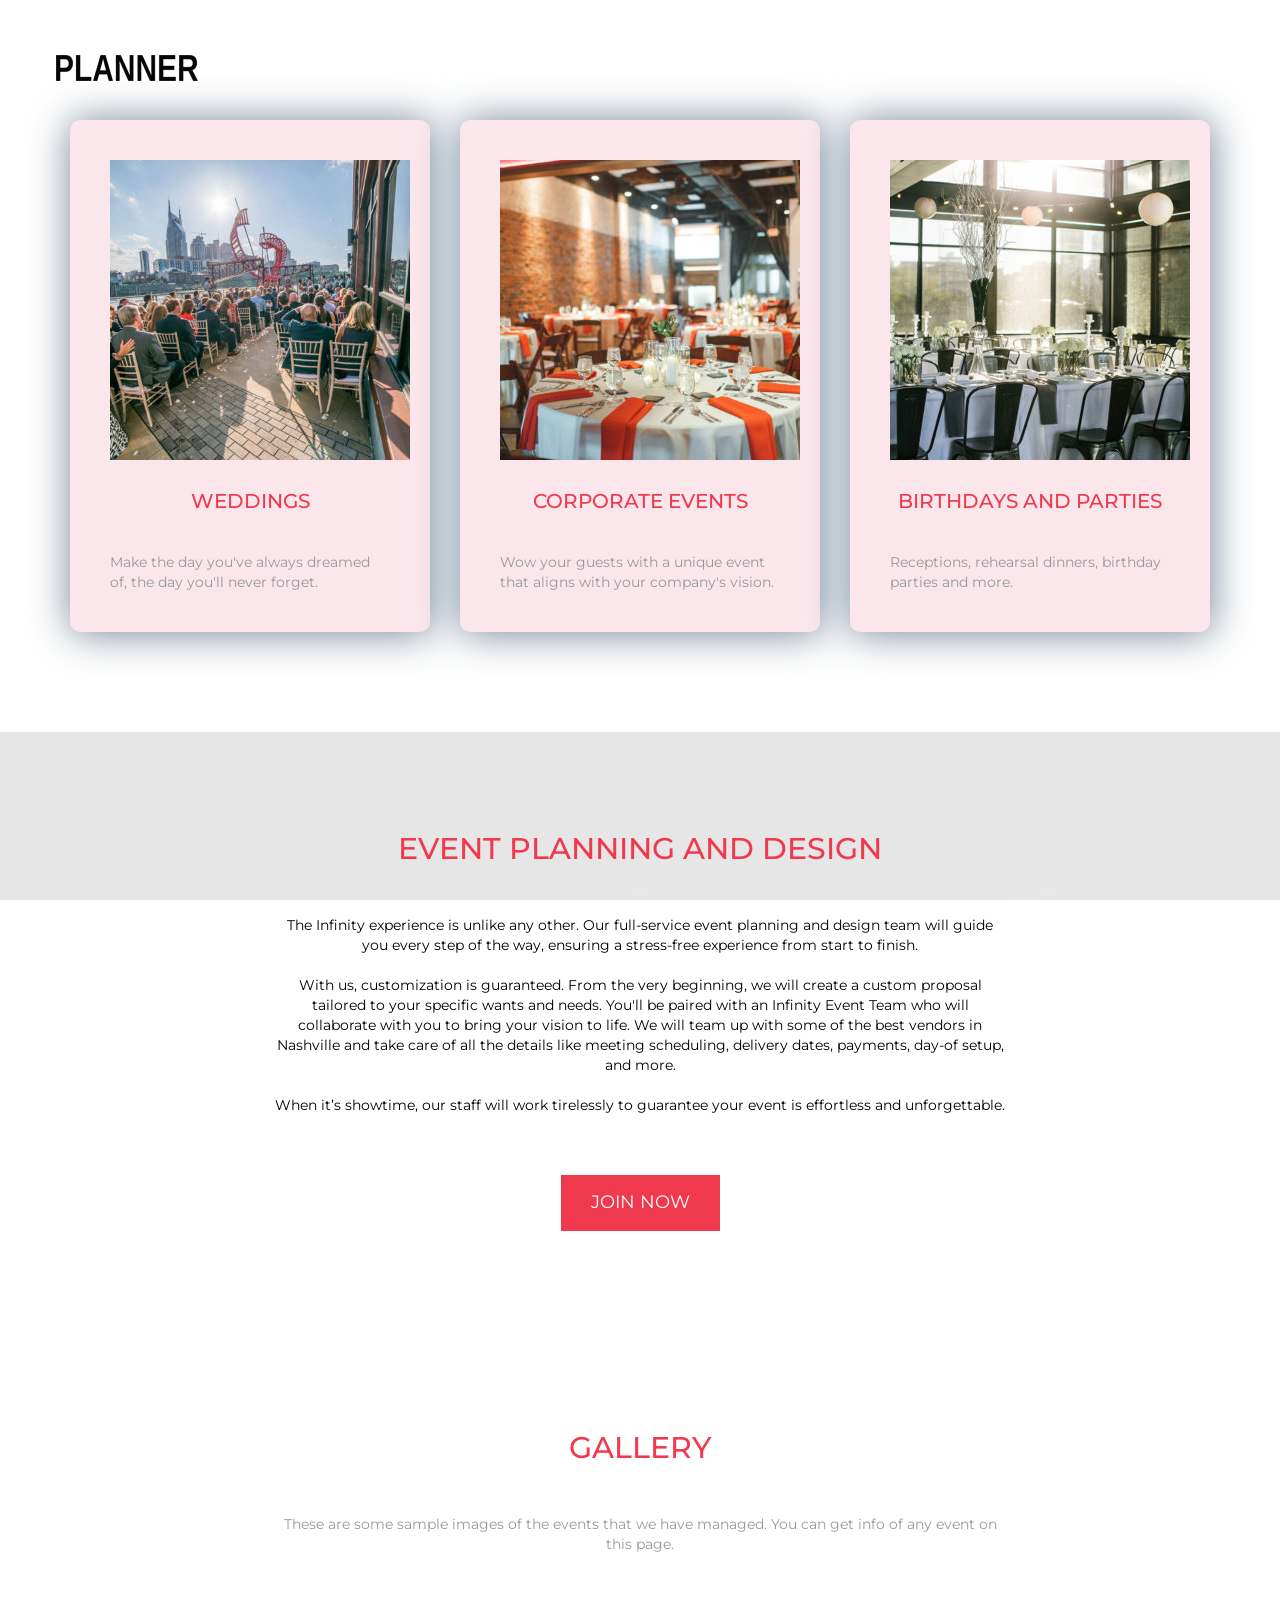
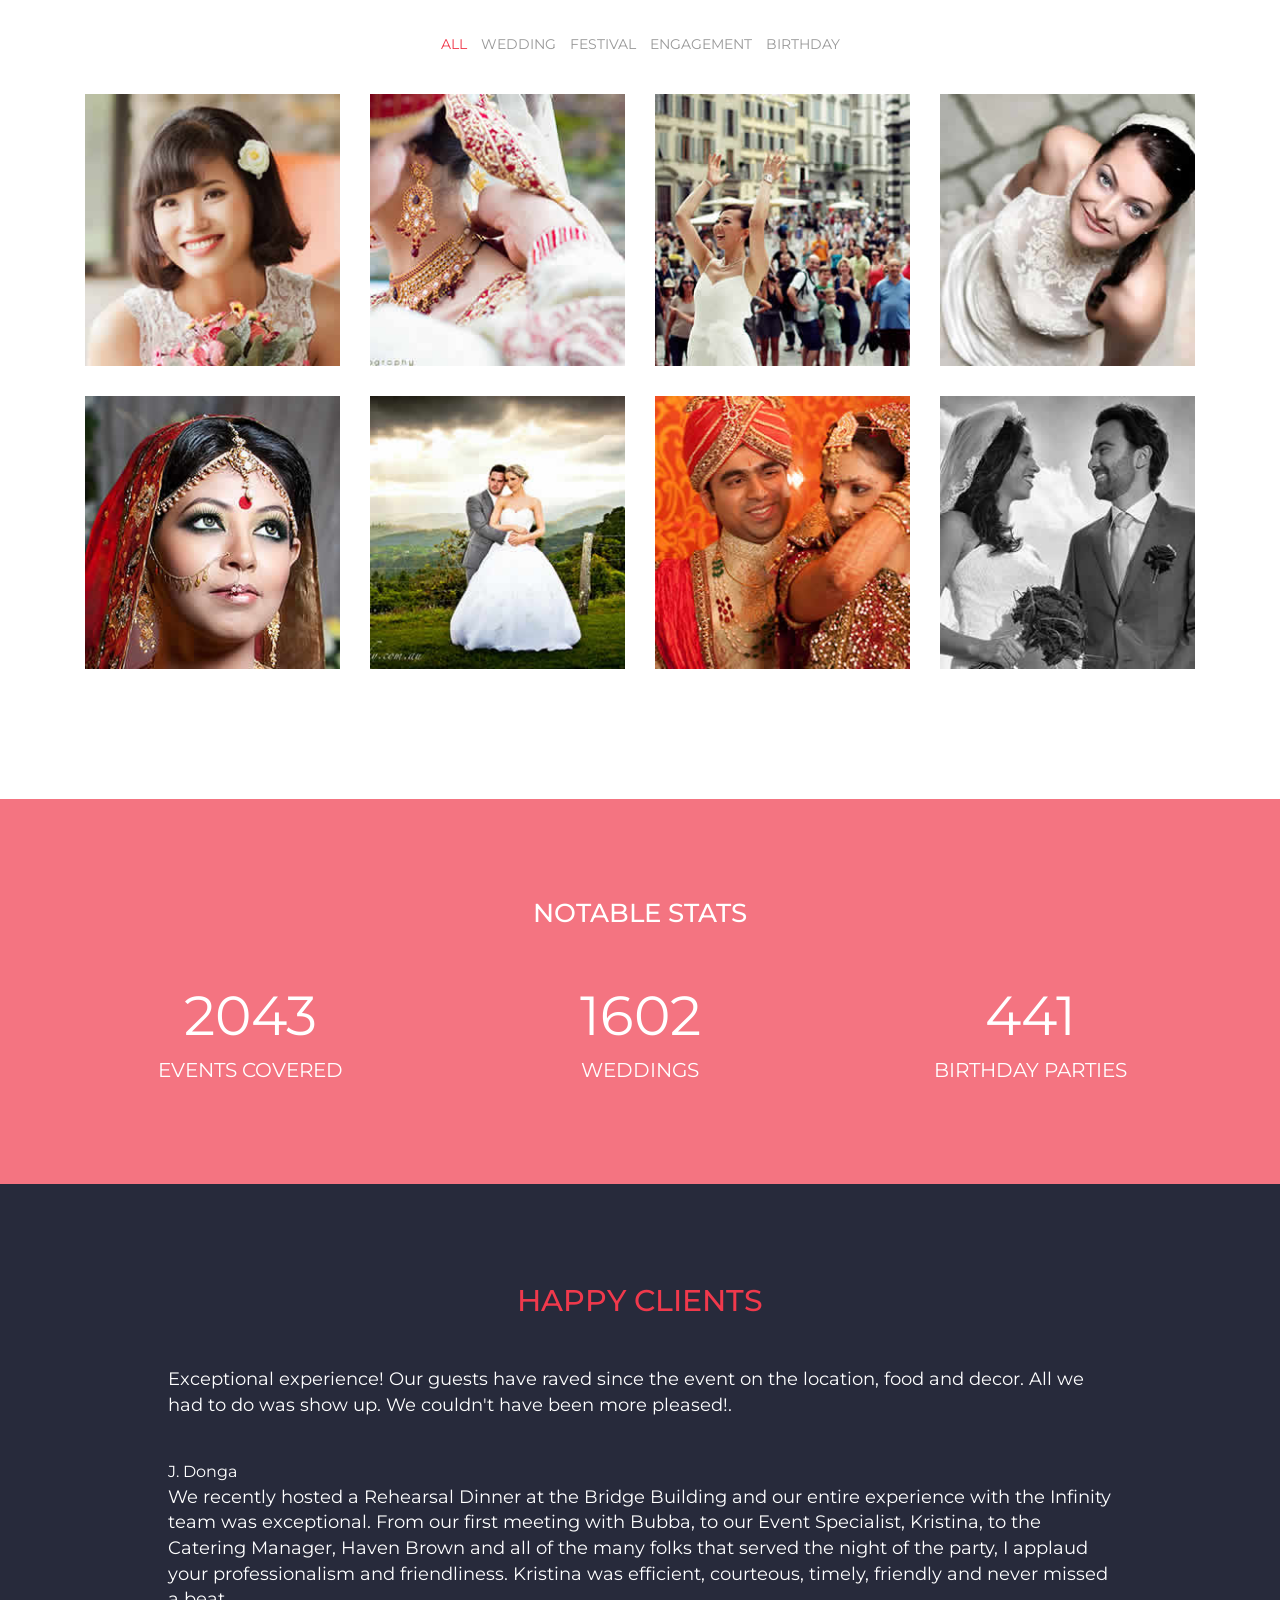
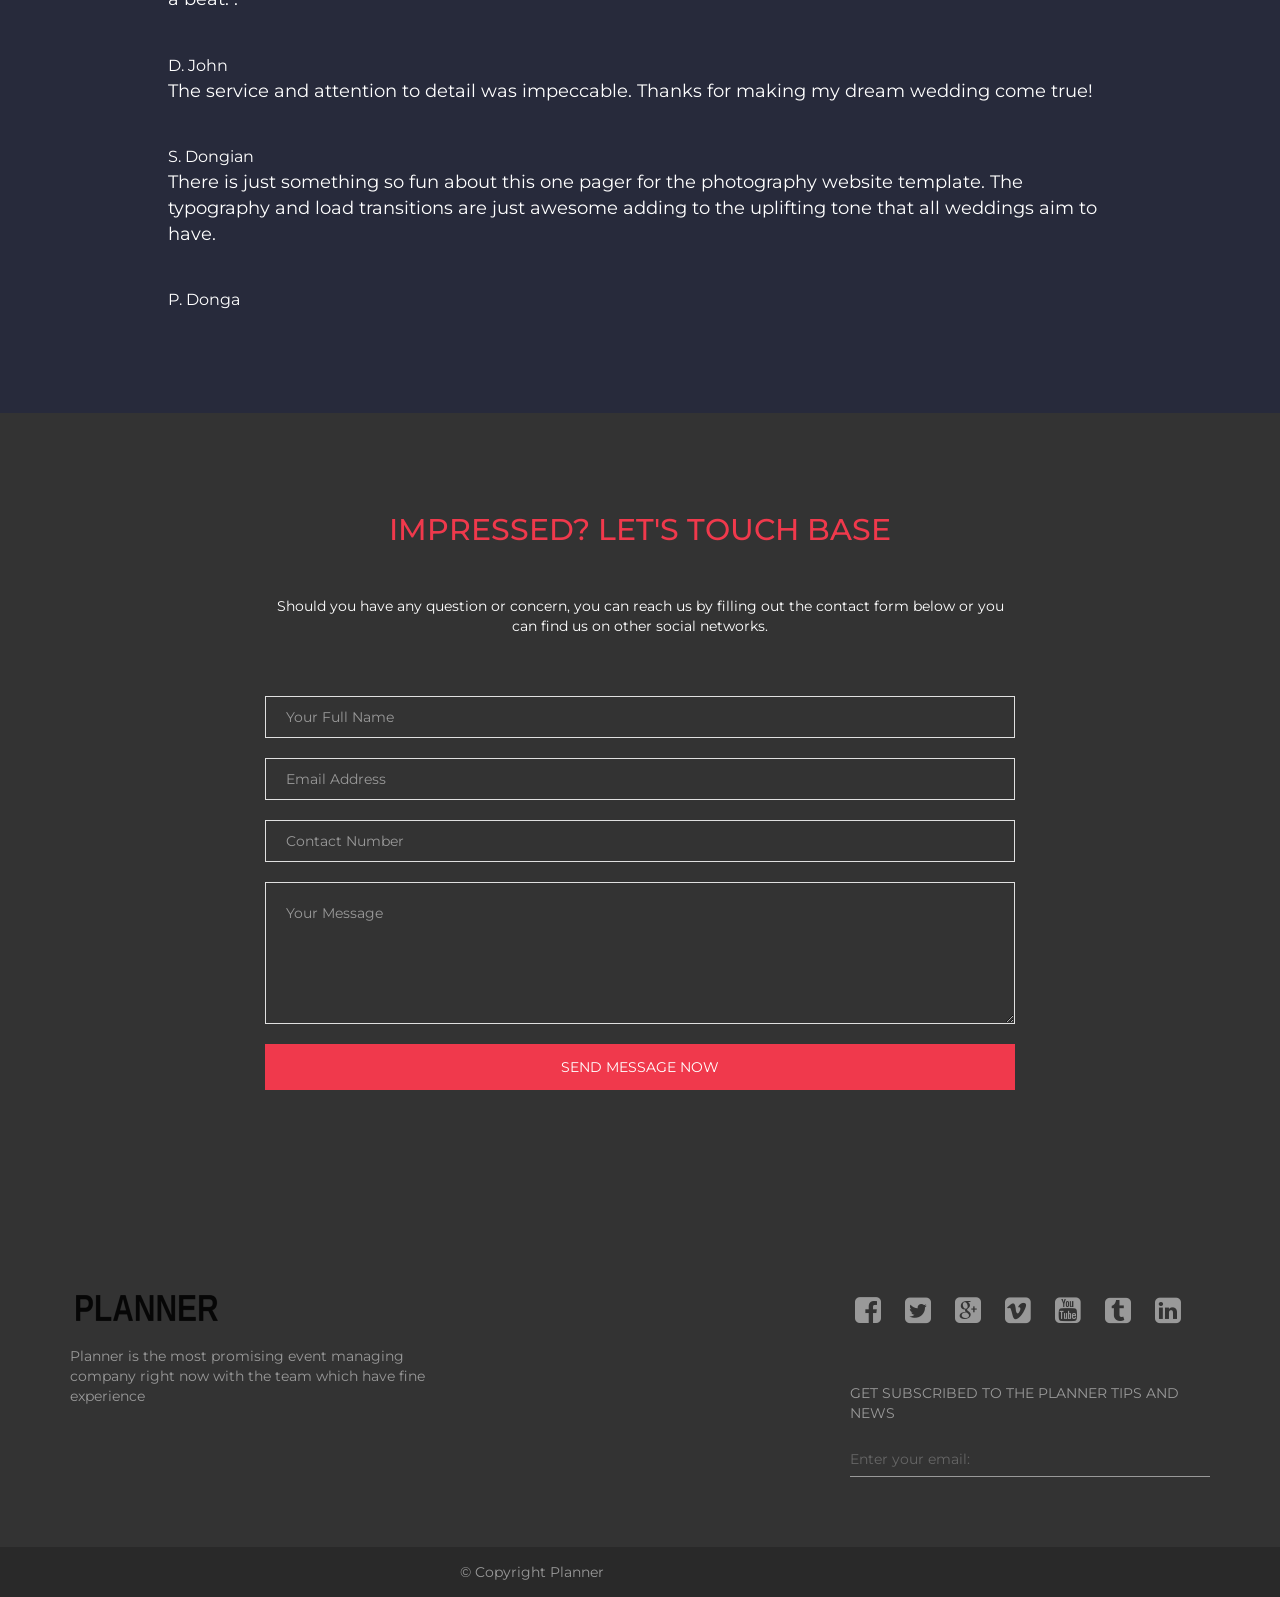
<file: index.html>
<!DOCTYPE html>
<html lang="en">

<head>
  <meta charset="utf-8">
  <title>Planner</title>
  <meta name="viewport" content="width=device-width, initial-scale=1.0">
  <meta name="description" content="A free responsive photography html website template by Frittt Templates">
  <meta name="author" content="FritttTemplates">
  
  <!-- FAVICON --> 
  
  <link rel="apple-touch-icon" sizes="57x57" href="favicons/apple-touch-icon-57x57.png">
  <link rel="apple-touch-icon" sizes="60x60" href="favicons/apple-touch-icon-60x60.png">
  <link rel="apple-touch-icon" sizes="72x72" href="favicons/apple-touch-icon-72x72.png">
  <link rel="apple-touch-icon" sizes="76x76" href="favicons/apple-touch-icon-76x76.png">
  <link rel="apple-touch-icon" sizes="114x114" href="favicons/apple-touch-icon-114x114.png">
  <link rel="apple-touch-icon" sizes="120x120" href="favicons/apple-touch-icon-120x120.png">
  <link rel="apple-touch-icon" sizes="144x144" href="favicons/apple-touch-icon-144x144.png">
  <link rel="apple-touch-icon" sizes="152x152" href="favicons/apple-touch-icon-152x152.png">
  <link rel="apple-touch-icon" sizes="180x180" href="favicons/apple-touch-icon-180x180.png">
  <link rel="icon" type="img/png" href="favicons/favicon-32x32.png" sizes="32x32">
  <link rel="icon" type="img/png" href="favicons/favicon-96x96.png" sizes="96x96">
  <link rel="icon" type="img/png" href="favicons/android-chrome-192x192.png" sizes="192x192">
  <link rel="icon" type="img/png" href="favicons/favicon-16x16.png" sizes="16x16">
  <link rel="manifest" href="favicons/manifest.json">
  <link rel="shortcut icon" href="favicons/favicon.ico">
  <meta name="msapplication-config" content="favicons/browserconfig.xml">
  
  <!-- CSS -->

  <link rel="stylesheet" href="css/bootstrap.min.css">
  <link rel="stylesheet" href="css/font-awesome.min.css">
  <link rel="stylesheet" href="css/animate.min.css">
  <link rel="stylesheet" href="css/responsive.css">
  <link rel="stylesheet" href="css/jquery.bxslider.css">
  <link rel="stylesheet" href="css/jPushMenu.css">
  <link rel="stylesheet" href="css/lightbox.css">
  <link rel="stylesheet" href="css/main.css">

 <!--[if lt IE 9]>
    <script src="js/html5shiv.js"></script>
    <script src="js/respond.min.js"></script>
  <![endif]-->

</head> <!-- head -->
<body>
	                                                      
	<!-- ============== start wrapper  ============== -->
	<div id="wrapper">
		<!-- main-nav -->
		<div class="main-nav">
			<div class="logo-left">
				<a data-scroll href="#home">
					<img src="img/logo1.png" alt="logo">
				</a>
			</div>
			<div class="menu-button toggle-menu menu-right push-body">
				<button><i class="fa fa-bars"></i></button>
			</div>
		</div> <!-- //end main-nav -->

		<!--=========================
			Start area for Menu 
		============================== -->
		<nav id="main-navigation" class="nav-menu nav-menu-vertical nav-menu-right">
			<ul class="list-inline">
				<li class="current"><a href="index.html">home</a></li>
				<li><a href="about.html">about</a></li>
				<li><a href="service.html">Our Services</a></li>
				<li><a href="management.html">Management</a></li>
				<li><a href="gallery1.html">Gallery</a></li>
				<li><a href="team.html">The Team</a></li>
				
				
				<li><a href="contact.html">Contact</a></li>
			</ul>
		</nav>
		
		<!-- End of menu area -->


		<!-- ============== start home section  ============== -->
		<section id="home">
			<div id="home-slider" class="carousel slide in" data-ride="carousel">
			  <!-- Indicators -->
			<ol class="carousel-indicators">
				<li class="active" data-slide-to="0" data-target="#home-slider"></li>
				<li data-slide-to="1" data-target="#home-slider" class=""></li>
				<li data-slide-to="2" data-target="#home-slider" class=""></li>
			</ol>

		      <div class="carousel-inner">
		        <div class="item active" style="background-image: url(img/slider/001.jpg)">
		        	<div class="col-sm-offset-1 caption caption-wide">
		        		<h1 class="main-title wow fadeInUp" data-wow-delay=".25s ">Best<br/>Events<br/>Management<br/>Is here</h1>

		        	
		        	</div>
		        </div><!-- //item -->
		        <div class="item" style="background-image: url(img/slider/011.jpg)">
		        	<div class="col-sm-offset-1 caption caption-wide">
		        		<h1 class="main-title wow fadeInUp" data-wow-delay=".25s">An Effortless <br/>Events<br/>Management<br/></h1>
		        		<a class="btn btn-start wow fadeInUp" href="#features" data-scroll data-wow-delay=".85s">Call Us</a>
		        	</div>
		        </div><!-- //item -->
		        <div class="item" style="background-image: url(img/slider/02.jpg)">
		          <div class="col-sm-offset-1 caption">
		        		<h1 class="main-title wow fadeInUp" data-wow-delay=".25s">Cherish every<br/>moment</h1>
		        		<p class="sub-title wow fadeInUp" data-wow-delay=".55s">Up & Running in minutes</p>
		        		<a class="btn btn-start wow fadeInUp" href="#features" data-scroll data-wow-delay=".85s">Read More</a>
		        	</div>
		        </div><!-- //item -->
		      </div>
		    </div>
		</section>
		<!-- ========= //End home section ========= -->
		
		
		<!-- ============== Start features section ============== -->
		<section id="features">
			<div class="container">
				<div class="row">
					 
					<div class="col-md-4 feature-item">
						<div class="content wow fadeInDown" data-wow-delay=".15s">
							<p class="icon text-center"> <img src="img/blog/a1.png"> </p>
							<h5 class="title text-center">Weddings </h5>
							<p class="info">
								Make the day you've always dreamed of, the day you'll never forget.
							</p>
						</div>
					</div>
					<div class="col-md-4 feature-item">
						<div class="content wow fadeInDown" data-wow-delay=".35s">
							<p class="icon text-center"><img src="img/blog/a2.jpg"></i></p>
							<h5 class="title text-center">Corporate events</h5>
							<p class="info">
								Wow your guests with a unique event that aligns with your company's vision.
						</div>
					</div>
					<div class="col-md-4 feature-item">
						<div class="content wow fadeInDown" data-wow-delay=".55s">
							<p class="icon text-center"><img src="img/blog/a3.jpg"></i></p>
							<h5 class="title text-center">Birthdays and parties</h5>
							<p class="info">
								Receptions, rehearsal dinners, birthday parties and more.
							</p>
						</div>
					</div>
				</div> <!-- //row -->
			</div> <!-- //container -->
		</section>
		<!-- ========= //End features section ========= -->
<section id="join-us">
			<div class="color-overlay ptb100">
				<div class="container">
<!-- 					<h6  class="section-title wow fadeInDown" style="font-weight: small"> UNPARRALLELED AND STRESSED FREE</h6>
 -->					<h3 class="section-title wow fadeInDown">Event Planning and Design</h3>
					<p class="section-info col-sm-8 col-sm-offset-2 wow fadeInDown" data-wow-delay=".25s" style="color: black"; style="font-weight: bold;">
						
The Infinity experience is unlike any other. Our full-service event planning and design team will guide you every step of the way, ensuring a stress-free experience from start to finish.
<br>
<br>
With us, customization is guaranteed. From the very beginning, we will create a custom proposal tailored to your specific wants and needs. You'll be paired with an Infinity Event Team who will collaborate with you to bring your vision to life. We will team up with some of the best vendors in Nashville and take care of all the details like meeting scheduling, delivery dates, payments, day-of setup, and more.
<br>
<br>
When it’s showtime, our staff will work tirelessly to guarantee your event is effortless and unforgettable.
					</p>
					
					<div class="clearfix"></div>
					<p class="join-btn text-center wow zoomIn">
						<a href="#" class="btn btn-primary">join now</a>
					</p>
				</div> 
			</div>
		</section>


		<!-- ============== Start courses section ============== -->
	<!-- 	<section id="courses">
			<div class="color-overlay ptb100">
				<div class="container">
					<h3 class="section-title wow fadeInDown">Professional Photography Courses</h3>
					<div class="row">
						 
							<div class="col-md-8 info-part">
								<div class="first-courses each-courses">
                                
									<h4 class="title">How to do a perfect wedding photoshoot</h4>
									<p class="info">
										The commission of violent crime may form partial of a criminal form organization's 'tools' used.
									</p>
								</div>
								<div class="second-courses each-courses">
									<h4 class="title">How to build a career as a Photographer</h4>
									<p class="info">
										The role of the hit man has been generally consistent through out the history of organized crime.
									</p>
								</div>
								<div class="third-courses each-courses">
									<h4 class="title">Birthday Parties Photography Techniques</h4>
									<p class="info">
										In addition to what is considered traditional organized crime is  direct crimes of fraud.
									</p>
								</div>
								<div class="fourth-courses each-courses">
									<h4 class="title">Photo retouching</h4>
									<p class="info">
										Organized crime groups generate very large amounts of money by 
									</p>
								</div>
							</div>
							 <div class="col-md-4 text-right">
                             <p class="timing first">28 Oct, 2015 by John Donga<br/>Saturdays & Sundays<br/>8 pm - 10 pm</p>
                             <p class="timing">28 Oct, 2015 by John Donga<br/>Saturdays & Sundays<br/>8 pm - 10 pm</p>
                             <p class="timing">28 Oct, 2015 by John Donga<br/>Saturdays & Sundays<br/>8 pm - 10 pm</p>
                             <p class="timing">28 Oct, 2015 by John Donga<br/>Saturdays & Sundays<br/>8 pm - 10 pm</p>
                             </div>
						 
					</div>  //row -->
				<!-- </div>  //container -->
			<!-- </div>
		</section> --><!--  -->
		<!-- ===== --><!-- ==== //End courses section ========= -->


		<!-- ============== Start portfolio section ============== -->
		<section id="portfolio" class="mtb100">
			<div class="container">
				<h3 class="section-title wow fadeInDown">Gallery</h3>
				<p class="section-info col-sm-8 col-sm-offset-2 wow fadeInDown" data-wow-delay=".25s">
					These are some sample images of the events that we have managed. You can get info of any event on this page.
				</p>
				<div class="clearfix"></div>

				<div class="portfolio-content">
					<ul class="portfolio-filter text-center list-inline mtb40 text-uppercase">       
						<li><a class="active" href="#" data-filter="*"> All</a></li> 
						<li><a href="#" data-filter=".wedding">Wedding</a></li>
						<li><a href="#" data-filter=".festival">Festival</a></li>
						<li><a href="#" data-filter=".engagement">Engagement</a></li>
						<li><a href="#" data-filter=".birthday">Birthday</a></li>
					</ul>
					<div class="portfolio-items">
						<div class="col-lg-3 col-md-4 col-sm-6 portfolio-item festival wedding">
						 	<figure class="content wow fadeIn" data-wow-delay=".15s">
						 		<img src="img/portfolio/01.jpg" class="img-100p" alt="portfolio">
						 		<figcaption class="overflow-content-full">
						 			<p class="icon horizontal-vertical-center">
						 				<a data-lightbox="portfolio" href="img/portfolio/main-01.jpg"><i class="fa fa-search-plus"></i></a>
						 			</p>
						 			<div class="caption text-center">
						 				<p class="title">John Donga</p>
						 				<p class="info"> </p>
						 			</div>
						 		</figcaption>
						 	</figure>
						 </div>
						 <div class="col-lg-3 col-md-4 col-sm-6 portfolio-item festival birthday">
						 	<figure class="content wow fadeIn" data-wow-delay=".25s">
						 		<img src="img/portfolio/02.jpg" class="img-100p" alt="portfolio">
						 		<figcaption class="overflow-content-full">
						 			<p class="icon horizontal-vertical-center">
						 				<a data-lightbox="portfolio" href="img/portfolio/main-02.jpg"><i class="fa fa-search-plus"></i></a>
						 			</p>
						 			<div class="caption text-center">
						 				<p class="title">John Donga</p>
						 				<p class="info"></p>
						 			</div>
						 		</figcaption>
						 	</figure>
						 </div>
						 <div class="col-lg-3 col-md-4 col-sm-6 portfolio-item engagement">
						 	<figure class="content wow fadeIn" data-wow-delay=".35s">
						 		<img src="img/portfolio/03.jpg" class="img-100p" alt="portfolio">
						 		<figcaption class="overflow-content-full">
						 			<p class="icon horizontal-vertical-center">
						 				<a data-lightbox="portfolio" href="img/portfolio/main-03.jpg"><i class="fa fa-search-plus"></i></a>
						 			</p>
						 			<div class="caption text-center">
						 				<p class="title">John Donga</p>
						 				<p class="info"> </p>
						 			</div>
						 		</figcaption>
						 	</figure>
						 </div>
						 <div class="col-lg-3 col-md-4 col-sm-6 portfolio-item birthday wedding hit-and-run">
						 	<figure class="content wow fadeIn" data-wow-delay=".45s">
						 		<img src="img/portfolio/04.jpg" class="img-100p" alt="portfolio">
						 		<figcaption class="overflow-content-full">
						 			<p class="icon horizontal-vertical-center">
						 				<a data-lightbox="portfolio" href="img/portfolio/main-04.jpg"><i class="fa fa-search-plus"></i></a>
						 			</p>
						 			<div class="caption text-center">
						 				<p class="title">John Donga</p>
						 				<p class="info">Lorem Ipsum is simply dummy text of the printing industry. </p>
						 			</div>
						 		</figcaption>
						 	</figure>
						 </div>
						 <div class="col-lg-3 col-md-4 col-sm-6 portfolio-item engagement birthday hit-and-run">
						 	<figure class="content wow fadeIn" data-wow-delay=".55s">
						 		<img src="img/portfolio/05.jpg" class="img-100p" alt="portfolio">
						 		<figcaption class="overflow-content-full">
						 			<p class="icon horizontal-vertical-center">
						 				<a data-lightbox="portfolio" href="img/portfolio/main-05.jpg"><i class="fa fa-search-plus"></i></a>
						 			</p>
						 			<div class="caption text-center">
						 				<p class="title">John Donga</p>
						 				<p class="info"> </p>
						 			</div>
						 		</figcaption>
						 	</figure>
						 </div>
						 <div class="col-lg-3 col-md-4 col-sm-6 portfolio-item festival wedding hit-and-run">
						 	<figure class="content wow fadeIn" data-wow-delay=".65s">
						 		<img src="img/portfolio/06.jpg" class="img-100p" alt="portfolio">
						 		<figcaption class="overflow-content-full">
						 			<p class="icon horizontal-vertical-center">
						 				<a data-lightbox="portfolio" href="img/portfolio/main-06.jpg"><i class="fa fa-search-plus"></i></a>
						 			</p>
						 			<div class="caption text-center">
						 				<p class="title">John Donga</p>
						 				<p class="info"> </p>
						 			</div>
						 		</figcaption>
						 	</figure>
						 </div>
						 <div class="col-lg-3 col-md-4 col-sm-6 portfolio-item festival wedding">
						 	<figure class="content wow fadeIn" data-wow-delay=".75s">
						 		<img src="img/portfolio/07.jpg" class="img-100p" alt="portfolio">
						 		<figcaption class="overflow-content-full">
						 			<p class="icon horizontal-vertical-center">
						 				<a data-lightbox="portfolio" href="img/portfolio/main-07.jpg"><i class="fa fa-search-plus"></i></a>
						 			</p>
						 			<div class="caption text-center">
						 				<p class="title">John Donga</p>
						 				<p class="info"> </p>
						 			</div>
						 		</figcaption>
						 	</figure>
						 </div>
						 <div class="col-lg-3 col-md-4 col-sm-6 portfolio-item engagement hit-and-run">
						 	<figure class="content wow fadeIn" data-wow-delay=".85s">
						 		<img src="img/portfolio/08.jpg" class="img-100p" alt="portfolio">
						 		<figcaption class="overflow-content-full">
						 			<p class="icon horizontal-vertical-center">
						 				<a data-lightbox="portfolio" href="img/portfolio/main-08.jpg"><i class="fa fa-search-plus"></i></a>
						 			</p>
						 			<div class="caption text-center">
						 				<p class="title">John Donga</p>
						 				<p class="info"> </p>
						 			</div>
						 		</figcaption>
						 	</figure>
						 </div>
					</div>
				</div>
			</div> <!-- // container -->
		</section>
		<!-- ========= //End portfolio section ========= -->
		
		
		<!-- ============== Start counter ============== -->
		<section id="count-down" class="text-center">
			<div class="color-overlay ptb100">
				<div class="container">
					<h3 class="section-title wow fadeInDown">Notable Stats</h3>
					<div class="row">
						<div class="counter-content">
							<div class="col-sm-4 each-counter wow zoomIn">
								<span class="counter count1">2043</span>
								<p class="title">Events Covered</p>
							</div>
							<div class="col-sm-4 each-counter wow zoomIn">
								<span class="counter count2">1602</span>
								<p class="title">Weddings</p>
							</div>
							<div class="col-sm-4 each-counter wow zoomIn">
								<span class="counter count3">441</span>
								<p class="title">Birthday Parties</p>
							</div>
						</div>
					</div> <!-- //row -->
				</div> <!-- //container -->
			</div>
		</section>
		


		<!-- ============== Start client-feedback ============== -->
		<section id="client-feedback">
			<div class="color-overlay ptb100">
				<div class="container">
					<h3 class="section-title wow fadeInDown">Happy Clients</h3>
					<div class="row">
						<div class="col-sm-10 col-sm-offset-1">
							<div class="custom-control">
								<p><span id="slider-prev"></span> <span id="slider-next"></span></p>
							</div>
							<ul class="bx-slider main-content">
								<li>
									<p>Exceptional experience! Our guests have raved since the event on the location, food and decor. All we had to do was show up.  We couldn't have been more pleased!.</p>
									<p class="client-name"><a href="#">J. Donga</a></p>
								</li>
								<li>
									<p>We recently hosted a Rehearsal Dinner at the Bridge Building and our entire experience with the Infinity team was exceptional. From our first meeting with Bubba, to our Event Specialist, Kristina, to the Catering Manager, Haven Brown and all of the many folks that served the night of the party, I applaud your professionalism and friendliness. Kristina was efficient, courteous, timely, friendly and never missed a beat.

 .</p>
									<p class="client-name"><a href="#">D. John</a></p>
								</li>
								<li>
									<p>The service and attention to detail was impeccable. Thanks for making my dream wedding come true!</p>
									<p class="client-name"><a href="#">S. Dongian</a></p>
								</li>
								<li>
									<p>There is just something so fun about this one pager for the photography website template. The typography and load transitions are just awesome adding to the uplifting tone that all weddings aim to have.</p>
									<p class="client-name"><a href="#">P. Donga</a></p>
								</li>
							</ul>
						</div>
					</div> <!-- //row -->
				</div> <!-- //container -->
			</div>
		</section>
		<!-- ========= //End client-feedback ========= -->


		
		<!-- ============== Start contact section ============== -->
		<section id="contact">
			<div class="map-content">
				<div id="gmap">
				</div>
			</div>
			<div class="color-overlay">
				<div class="container">
					<div class="row">
						<div class="col-md-8 col-sm-offset-2 form-content ptb100">
							<h3 class="section-title wow fadeInDown">Impressed? Let's touch base</h3>
							<p class="section-info wow fadeInDown" data-wow-delay=".25s">
								Should you have any question or concern, you can reach us by filling out the contact form below or you can find us on other social networks.
							</p>
							<div class="clearfix"></div>
							<form action="#" class="form wow fadeIn" data-wow-delay=".25s">
								<input type="text" class="form-control" placeholder="Your Full Name">
								<input type="text" class="form-control" placeholder="Email Address">
								<input type="text" class="form-control" placeholder="Contact Number">
								<textarea name="" class="form-control" cols="30" rows="5" placeholder="Your Message"></textarea>
								<a class="btn-block btn btn-submit text-uppercase">Send Message Now</a>
							</form>
						</div>
					</div> <!-- //row -->
				</div> <!-- //container -->
			</div>
		</section>
		<!-- ========= //End contact section ========= -->


		<!-- ============== Start footer ============== -->
		
		<section id="footer">

			<div class="container bottom-part">
				<div class="row">
					<div class="col-sm-4 left-part">
						<p class="footer-logo "><img src="img/logo1.png" alt="logo"></p><br/>
						<p>Planner is the most promising event managing company right now with the team which have fine experience </p>
					</div>
					<div class="col-sm-4 col-sm-offset-4">
						<ul class="social-icon-footer list-inline mtb50">
							<li><a href="#"><i class="fa fa-facebook-square"></i></a></li>
							<li><a href="#"><i class="fa fa-twitter-square"></i></a></li>
							<li><a href="#"><i class="fa fa-google-plus-square"></i></a></li>
							<li><a href="#"><i class="fa fa-vimeo-square"></i></a></li>
							<li><a href="#"><i class="fa fa-youtube-square"></i></a></li>
							<li><a href="#"><i class="fa fa-tumblr-square"></i></a></li>
							<li><a href="#"><i class="fa fa-linkedin-square"></i></a></li>
						</ul>
						<form action="#" class="form subscribe-form">
							<p class="text-uppercase mtb20">get subscribed to the planner tips and news</p>
							<input type="email" class="form-control" placeholder="Enter your email:">
						</form>
					</div>
				</div> <!-- //row -->
			</div> <!-- //container -->

			<!-- copyright -->
			<div class="copyright">
				<div class="container">
					<div class="row">
						<div class="col-sm-6 col-sm-offset-4">
							<p class="info">
								&copy; <a href="#temp" target="_blank"></a>Copyright Planner
							</p>
						</div>
					</div> <!-- //row -->
				</div> <!-- //container -->
			</div> <!-- //end copyright -->
		</section>
		<!-- ========= //End footer ========= -->

	</div> <!-- //end wrapper -->

  <script src="js/jquery.min.js"></script>
  <script src="js/bootstrap.min.js"></script>
  <!-- loader -->
  <script src="js/loader.min.js"></script>
  <script src="js/preloader.js"></script>
  <!-- animation effects -->
  <script src="js/wow.min.js"></script>
  <!-- count-down -->
  <script src="js/jquery.inview.min.js"></script>
  <script src="js/jquery.counterup.min.js"></script>
  <!-- content slider -->
  <script src="js/jquery.bxslider.min.js"></script>
  <!-- google maps -->
  <script type="text/javascript" src="http://maps.google.com/maps/api/js?sensor=true"></script>
  <script src="js/gmaps.js"></script>
  <script src="js/init-map.js"></script>
  <!-- pushmenu -->
  <script src="js/jPushMenu.js"></script>
  <!-- smooth navigation -->
  <script src="js/mousescroll.js"></script>
  <script src="js/jquery.nav.js"></script>
  <!-- filter portfolio & lightbox -->
  <script src="js/jquery.isotope.min.js"></script>
  <script src="js/lightbox.min.js"></script>
  <!-- smooth scrool -->
  <script src="js/smoothscroll.js"></script>
  <!-- custom js -->
  <script src="js/app.js"></script>
  
</body>

</html>
</file>
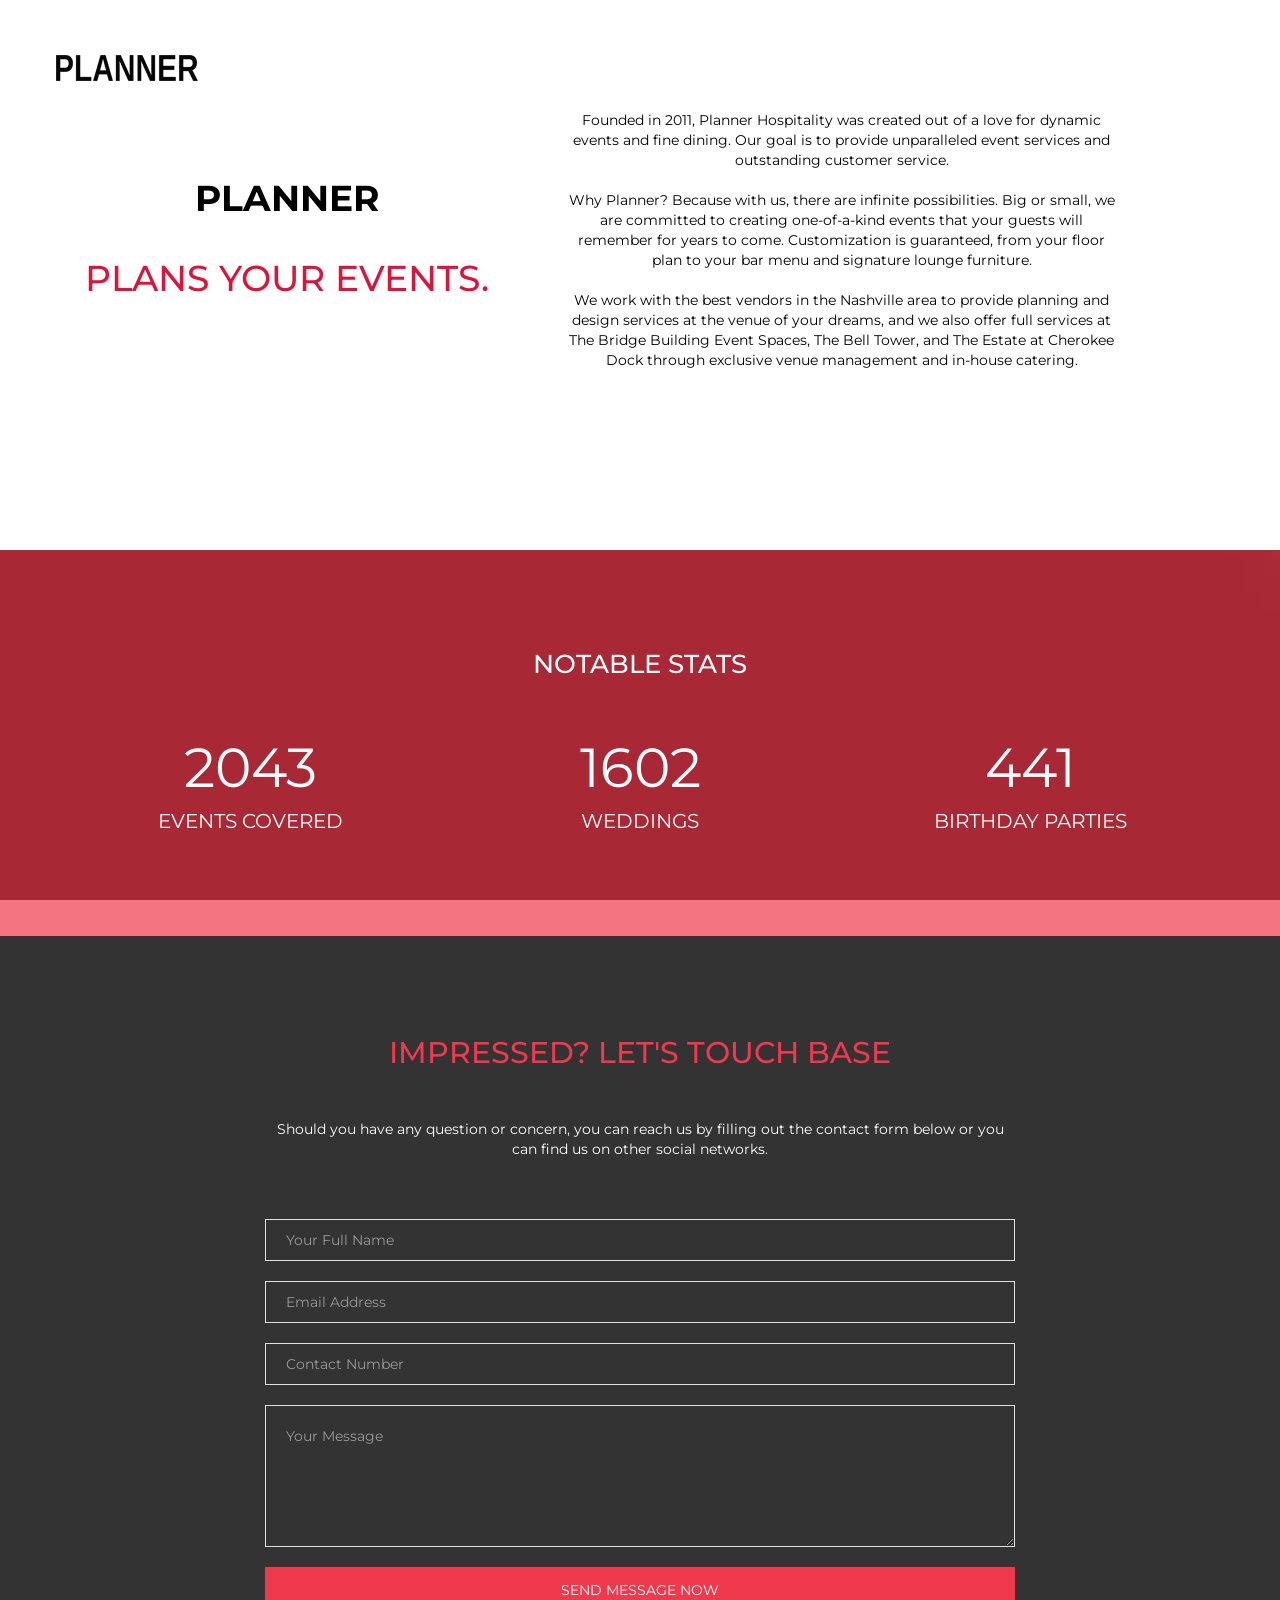
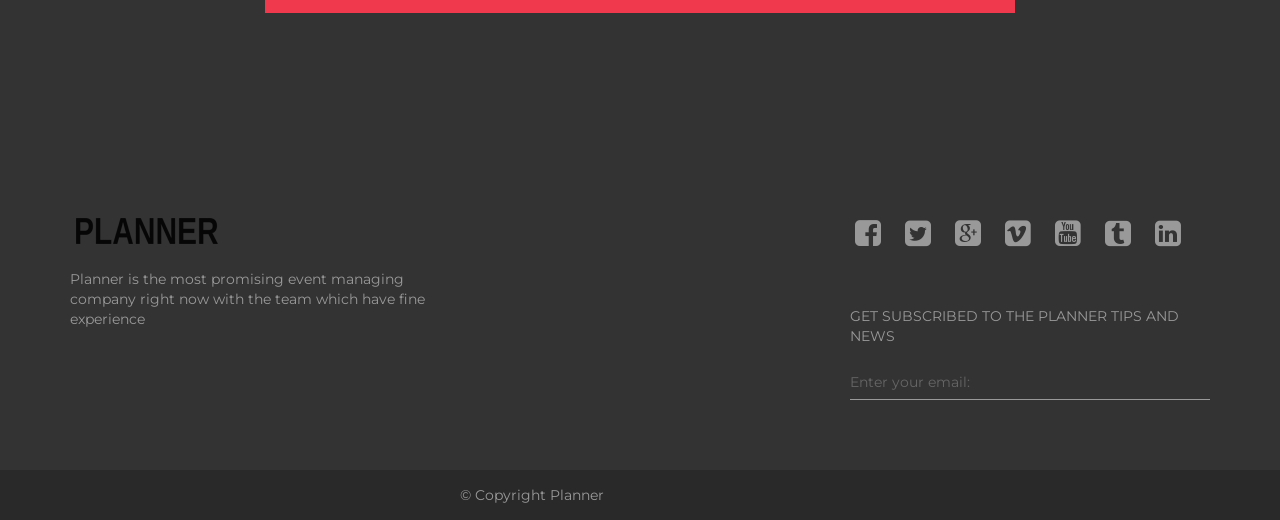
<file: about.html>
<!DOCTYPE html>
<html lang="en">

<head>
  <meta charset="utf-8">
  <title>Planner</title>
  <meta name="viewport" content="width=device-width, initial-scale=1.0">
  <meta name="description" content="A free responsive photography html website template by Frittt Templates">
  <meta name="author" content="FritttTemplates">
  
  <!-- FAVICON --> 
  
  <link rel="apple-touch-icon" sizes="57x57" href="favicons/apple-touch-icon-57x57.png">
  <link rel="apple-touch-icon" sizes="60x60" href="favicons/apple-touch-icon-60x60.png">
  <link rel="apple-touch-icon" sizes="72x72" href="favicons/apple-touch-icon-72x72.png">
  <link rel="apple-touch-icon" sizes="76x76" href="favicons/apple-touch-icon-76x76.png">
  <link rel="apple-touch-icon" sizes="114x114" href="favicons/apple-touch-icon-114x114.png">
  <link rel="apple-touch-icon" sizes="120x120" href="favicons/apple-touch-icon-120x120.png">
  <link rel="apple-touch-icon" sizes="144x144" href="favicons/apple-touch-icon-144x144.png">
  <link rel="apple-touch-icon" sizes="152x152" href="favicons/apple-touch-icon-152x152.png">
  <link rel="apple-touch-icon" sizes="180x180" href="favicons/apple-touch-icon-180x180.png">
  <link rel="icon" type="img/png" href="favicons/favicon-32x32.png" sizes="32x32">
  <link rel="icon" type="img/png" href="favicons/favicon-96x96.png" sizes="96x96">
  <link rel="icon" type="img/png" href="favicons/android-chrome-192x192.png" sizes="192x192">
  <link rel="icon" type="img/png" href="favicons/favicon-16x16.png" sizes="16x16">
  <link rel="manifest" href="favicons/manifest.json">
  <link rel="shortcut icon" href="favicons/favicon.ico">
  <meta name="msapplication-config" content="favicons/browserconfig.xml">
  
  <!-- CSS -->

  <link rel="stylesheet" href="css/bootstrap.min.css">
  <link rel="stylesheet" href="css/font-awesome.min.css">
  <link rel="stylesheet" href="css/animate.min.css">
  <link rel="stylesheet" href="css/responsive.css">
  <link rel="stylesheet" href="css/jquery.bxslider.css">
  <link rel="stylesheet" href="css/jPushMenu.css">
  <link rel="stylesheet" href="css/lightbox.css">
  <link rel="stylesheet" href="css/main.css">

 <!--[if lt IE 9]>
    <script src="js/html5shiv.js"></script>
    <script src="js/respond.min.js"></script>
  <![endif]-->

<style>
  .one{
    width: 100%;
    height: 500px;
    padding: 50px;
    margin-top: 50px;
    
   
  }
  .he{
  text-align: center;


  }

.pe{
text-align: center;
padding: 10px;

white-space: pre-line;
    text-align: center;
    color: black;
}
</style>

</head> <!-- head -->
<body>


  <!-- ============== start wrapper  ============== -->
  <div id="wrapper">
    <!-- main-nav -->
    <div class="main-nav">
      <div class="logo-left">
        <a data-scroll href="#home">
          <img src="img/logo1.png" alt="logo">
        </a>
      </div>
      <div class="menu-button toggle-menu menu-right push-body">
        <button><i class="fa fa-bars"></i></button>
      </div>
    </div> <!-- //end main-nav -->

    <!--=========================
      Start area for Menu 
    ============================== -->
    <nav id="main-navigation" class="nav-menu nav-menu-vertical nav-menu-right">
      <ul class="list-inline">
        <li ><a href="index.html">home</a></li>
        <li class="current"><a href="about.html">about</a></li>
        <li><a href="service.html">Our Services</a></li>
        <li><a href="management.html">Management</a></li>
        <li><a href="gallery1.html">Gallery</a></li>
        <li><a href="team.html">The Team</a></li>
        
        
        <li><a href="contact.html">Contact</a></li>
      </ul>
    </nav>
    
    <!-- End of menu area -->


    <!-- ============== start home section  ============== -->
    <section id="home">
      <div id="home-slider" class="carousel slide in" data-ride="carousel">
        <!-- Indicators -->
      

          <div class="carousel-inner">
            <div class="item active" style="background-image: url(img/slider/001.jpg)">
              <div class="col-sm-offset-1 caption caption-wide">
                <h1 class="main-title wow fadeInUp" data-wow-delay=".25s "><br/><br/>About<br/>Us</h1>

              
              </div>
            </div>
            
          </div>
        </div>
    </section>

<SECTION>
                <div class="container one">
                  <div class="row">
                    <div class="col-sm-"></div>
                    <div class="col-sm-5">
                      <h1 class="he" style="font-weight: bold"><br><br> PLANNER </h1><br><br> <h1 class="he" style="color: crimson">PLANS YOUR EVENTS.</h1>
                    </div>

                    <div class="col-sm-6">
                      <p class="pe">Founded in 2011, Planner Hospitality was created out of a love for dynamic events and fine dining. Our goal is to provide unparalleled event services and outstanding customer service.

Why Planner? Because with us, there are infinite possibilities. Big or small, we are committed to creating one-of-a-kind events that your guests will remember for years to come. Customization is guaranteed, from your floor plan to your bar menu and signature lounge furniture.

We work with the best vendors in the Nashville area to provide planning and design services at the venue of your dreams, and we also offer full services at The Bridge Building Event Spaces, The Bell Tower, and The Estate at Cherokee Dock through exclusive venue management and in-house catering.</p>
                    </div>
                  </div>
                </div>

</SECTION>

<section id="count-down" class="text-center">
      <div class="color-overlay ptb100">
        <div class="container">
          <h3 class="section-title wow fadeInDown">Notable Stats</h3>
          <div class="row">
            <div class="counter-content">
              <div class="col-sm-4 each-counter wow zoomIn">
                <span class="counter count1">2043</span>
                <p class="title">Events Covered</p>
              </div>
              <div class="col-sm-4 each-counter wow zoomIn">
                <span class="counter count2">1602</span>
                <p class="title">Weddings</p>
              </div>
              <div class="col-sm-4 each-counter wow zoomIn">
                <span class="counter count3">441</span>
                <p class="title">Birthday Parties</p>
              </div>
            </div>
          </div> <!-- //row -->
        </div> <!-- //container -->
      </div>
    </section>

<section id="contact">
      <div class="map-content">
        <div id="gmap">
        </div>
      </div>
      <div class="color-overlay">
        <div class="container">
          <div class="row">
            <div class="col-md-8 col-sm-offset-2 form-content ptb100">
              <h3 class="section-title wow fadeInDown">Impressed? Let's touch base</h3>
              <p class="section-info wow fadeInDown" data-wow-delay=".25s">
                Should you have any question or concern, you can reach us by filling out the contact form below or you can find us on other social networks.
              </p>
              <div class="clearfix"></div>
              <form action="#" class="form wow fadeIn" data-wow-delay=".25s">
                <input type="text" class="form-control" placeholder="Your Full Name">
                <input type="text" class="form-control" placeholder="Email Address">
                <input type="text" class="form-control" placeholder="Contact Number">
                <textarea name="" class="form-control" cols="30" rows="5" placeholder="Your Message"></textarea>
                <a class="btn-block btn btn-submit text-uppercase">Send Message Now</a>
              </form>
            </div>
          </div> 
        </div>
      </div>
    </section>

   <section id="footer">

      <div class="container bottom-part">
        <div class="row">
          <div class="col-sm-4 left-part">
            <p class="footer-logo "><img src="img/logo1.png" alt="logo"></p><br/>
            <p>Planner is the most promising event managing company right now with the team which have fine experience </p>
          </div>
          <div class="col-sm-4 col-sm-offset-4">
            <ul class="social-icon-footer list-inline mtb50">
              <li><a href="#"><i class="fa fa-facebook-square"></i></a></li>
              <li><a href="#"><i class="fa fa-twitter-square"></i></a></li>
              <li><a href="#"><i class="fa fa-google-plus-square"></i></a></li>
              <li><a href="#"><i class="fa fa-vimeo-square"></i></a></li>
              <li><a href="#"><i class="fa fa-youtube-square"></i></a></li>
              <li><a href="#"><i class="fa fa-tumblr-square"></i></a></li>
              <li><a href="#"><i class="fa fa-linkedin-square"></i></a></li>
            </ul>
            <form action="#" class="form subscribe-form">
              <p class="text-uppercase mtb20">get subscribed to the planner tips and news</p>
              <input type="email" class="form-control" placeholder="Enter your email:">
            </form>
          </div>
        </div> <!-- //row -->
      </div> <!-- //container -->

      <!-- copyright -->
      <div class="copyright">
        <div class="container">
          <div class="row">
            <div class="col-sm-6 col-sm-offset-4">
              <p class="info">
                &copy; <a href="#temp" target="_blank"></a>Copyright Planner
              </p>
            </div>
          </div> <!-- //row -->
        </div> <!-- //container -->
      </div> <!-- //end copyright -->
    </section>
    <!-- ========= //End footer ========= -->

  </div> <!-- //end wrapper -->

  <script src="js/jquery.min.js"></script>
  <script src="js/bootstrap.min.js"></script>
  <!-- loader -->
  <script src="js/loader.min.js"></script>
  <script src="js/preloader.js"></script>
  <!-- animation effects -->
  <script src="js/wow.min.js"></script>
  <!-- count-down -->
  <script src="js/jquery.inview.min.js"></script>
  <script src="js/jquery.counterup.min.js"></script>
  <!-- content slider -->
  <script src="js/jquery.bxslider.min.js"></script>
  <!-- google maps -->
  <script type="text/javascript" src="http://maps.google.com/maps/api/js?sensor=true"></script>
  <script src="js/gmaps.js"></script>
  <script src="js/init-map.js"></script>
  <!-- pushmenu -->
  <script src="js/jPushMenu.js"></script>
  <!-- smooth navigation -->
  <script src="js/mousescroll.js"></script>
  <script src="js/jquery.nav.js"></script>
  <!-- filter portfolio & lightbox -->
  <script src="js/jquery.isotope.min.js"></script>
  <script src="js/lightbox.min.js"></script>
  <!-- smooth scrool -->
  <script src="js/smoothscroll.js"></script>
  <!-- custom js -->
  <script src="js/app.js"></script>
  
</body>

</html>
</file>
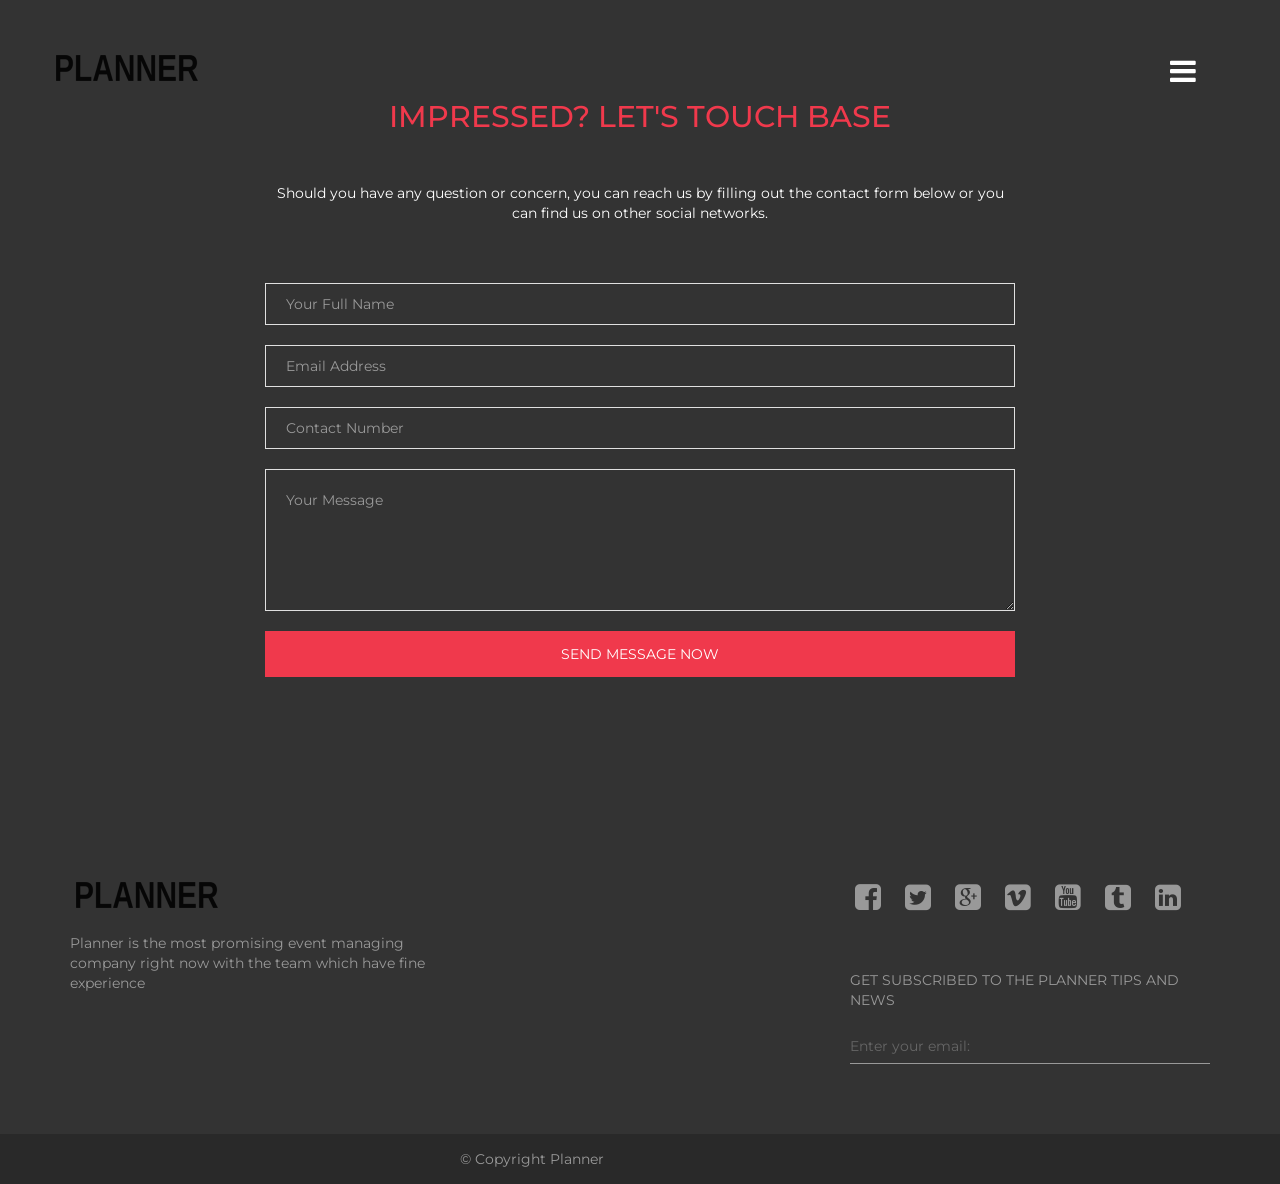
<file: contact.html>
<!DOCTYPE html>
<html lang="en">

<head>
  <meta charset="utf-8">
  <title>Planner</title>
  <meta name="viewport" content="width=device-width, initial-scale=1.0">
  <meta name="description" content="A free responsive photography html website template by Frittt Templates">
  <meta name="author" content="FritttTemplates">
  
  <!-- FAVICON --> 
  
  <link rel="apple-touch-icon" sizes="57x57" href="favicons/apple-touch-icon-57x57.png">
  <link rel="apple-touch-icon" sizes="60x60" href="favicons/apple-touch-icon-60x60.png">
  <link rel="apple-touch-icon" sizes="72x72" href="favicons/apple-touch-icon-72x72.png">
  <link rel="apple-touch-icon" sizes="76x76" href="favicons/apple-touch-icon-76x76.png">
  <link rel="apple-touch-icon" sizes="114x114" href="favicons/apple-touch-icon-114x114.png">
  <link rel="apple-touch-icon" sizes="120x120" href="favicons/apple-touch-icon-120x120.png">
  <link rel="apple-touch-icon" sizes="144x144" href="favicons/apple-touch-icon-144x144.png">
  <link rel="apple-touch-icon" sizes="152x152" href="favicons/apple-touch-icon-152x152.png">
  <link rel="apple-touch-icon" sizes="180x180" href="favicons/apple-touch-icon-180x180.png">
  <link rel="icon" type="img/png" href="favicons/favicon-32x32.png" sizes="32x32">
  <link rel="icon" type="img/png" href="favicons/favicon-96x96.png" sizes="96x96">
  <link rel="icon" type="img/png" href="favicons/android-chrome-192x192.png" sizes="192x192">
  <link rel="icon" type="img/png" href="favicons/favicon-16x16.png" sizes="16x16">
  <link rel="manifest" href="favicons/manifest.json">
  <link rel="shortcut icon" href="favicons/favicon.ico">
  <meta name="msapplication-config" content="favicons/browserconfig.xml">
  
  <!-- CSS -->

  <link rel="stylesheet" href="css/bootstrap.min.css">
  <link rel="stylesheet" href="css/font-awesome.min.css">
  <link rel="stylesheet" href="css/animate.min.css">
  <link rel="stylesheet" href="css/responsive.css">
  <link rel="stylesheet" href="css/jquery.bxslider.css">
  <link rel="stylesheet" href="css/jPushMenu.css">
  <link rel="stylesheet" href="css/lightbox.css">
  <link rel="stylesheet" href="css/main.css">

 <!--[if lt IE 9]>
    <script src="js/html5shiv.js"></script>
    <script src="js/respond.min.js"></script>
  <![endif]-->

</head> <!-- head -->
<body>
	                                                      
	<!-- ============== start wrapper  ============== -->
	<div id="wrapper">
		<!-- main-nav -->
		<div class="main-nav">
			<div class="logo-left">
				<a data-scroll href="#home">
					<img src="img/logo1.png" alt="logo">
				</a>
			</div>
			<div class="menu-button toggle-menu menu-right push-body">
				<button><i class="fa fa-bars"></i></button>
			</div>
		</div> <!-- //end main-nav -->

		<!--=========================
			Start area for Menu 
		============================== -->
		<nav id="main-navigation" class="nav-menu nav-menu-vertical nav-menu-right">
			<ul class="list-inline">
				<li ><a href="index.html">home</a></li>
				<li><a href="about.html">about</a></li>
				<li><a href="service.html">Our Services</a></li>
				<li><a href="management.html">Management</a></li>
				<li><a href="gallery1.html">Gallery</a></li>
				<li><a href="team.html">The Team</a></li>
				
				
				<li class="current"><a href="contact.html">Contact</a></li>
			</ul>
		</nav>
		
		<!-- End of menu area -->


		<!-- ============== start home section  ============== -->
		<section id="home">
			<div id="home-slider" class="carousel slide in" data-ride="carousel">
			  <!-- Indicators -->
			

		      <div class="carousel-inner">
		        <div class="item active" style="background-image: url(img/slider/001.jpg)">
		        	<div class="col-sm-offset-1 caption caption-wide">
		        		<h1 class="main-title wow fadeInUp" data-wow-delay=".25s "><br/><br/>Contact <br/>Us</h1>

		        	
		        	</div>
		        </div><!-- //item -->
		       
		        <!-- //item -->
		      </div>
		    </div>
		</section>



				<section id="contact">
			<div class="map-content">
				<div id="gmap">
				</div>
			</div>
			<div class="color-overlay">
				<div class="container">
					<div class="row">
						<div class="col-md-8 col-sm-offset-2 form-content ptb100">
							<h3 class="section-title wow fadeInDown">Impressed? Let's touch base</h3>
							<p class="section-info wow fadeInDown" data-wow-delay=".25s">
								Should you have any question or concern, you can reach us by filling out the contact form below or you can find us on other social networks.
							</p>
							<div class="clearfix"></div>
							<form action="#" class="form wow fadeIn" data-wow-delay=".25s">
								<input type="text" class="form-control" placeholder="Your Full Name">
								<input type="text" class="form-control" placeholder="Email Address">
								<input type="text" class="form-control" placeholder="Contact Number">
								<textarea name="" class="form-control" cols="30" rows="5" placeholder="Your Message"></textarea>
								<a class="btn-block btn btn-submit text-uppercase">Send Message Now</a>
							</form>
						</div>
					</div> <!-- //row -->
				</div> <!-- //container -->
			</div>
		</section>
		<!-- ========= //End contact section ========= -->


		<!-- ============== Start footer ============== -->
		
		<section id="footer">

			<div class="container bottom-part">
				<div class="row">
					<div class="col-sm-4 left-part">
						<p class="footer-logo "><img src="img/logo1.png" alt="logo"></p><br/>
						<p>Planner is the most promising event managing company right now with the team which have fine experience </p>
					</div>
					<div class="col-sm-4 col-sm-offset-4">
						<ul class="social-icon-footer list-inline mtb50">
							<li><a href="#"><i class="fa fa-facebook-square"></i></a></li>
							<li><a href="#"><i class="fa fa-twitter-square"></i></a></li>
							<li><a href="#"><i class="fa fa-google-plus-square"></i></a></li>
							<li><a href="#"><i class="fa fa-vimeo-square"></i></a></li>
							<li><a href="#"><i class="fa fa-youtube-square"></i></a></li>
							<li><a href="#"><i class="fa fa-tumblr-square"></i></a></li>
							<li><a href="#"><i class="fa fa-linkedin-square"></i></a></li>
						</ul>
						<form action="#" class="form subscribe-form">
							<p class="text-uppercase mtb20">get subscribed to the planner tips and news</p>
							<input type="email" class="form-control" placeholder="Enter your email:">
						</form>
					</div>
				</div> <!-- //row -->
			</div> <!-- //container -->

			<!-- copyright -->
			<div class="copyright">
				<div class="container">
					<div class="row">
						<div class="col-sm-6 col-sm-offset-4">
							<p class="info">
								&copy; <a href="#temp" target="_blank"></a>Copyright Planner
							</p>
						</div>
					</div> <!-- //row -->
				</div> <!-- //container -->
			</div> <!-- //end copyright -->
		</section>
		<!-- ========= //End footer ========= -->

	</div> <!-- //end wrapper -->

  <script src="js/jquery.min.js"></script>
  <script src="js/bootstrap.min.js"></script>
  <!-- loader -->
  <script src="js/loader.min.js"></script>
  <script src="js/preloader.js"></script>
  <!-- animation effects -->
  <script src="js/wow.min.js"></script>
  <!-- count-down -->
  <script src="js/jquery.inview.min.js"></script>
  <script src="js/jquery.counterup.min.js"></script>
  <!-- content slider -->
  <script src="js/jquery.bxslider.min.js"></script>
  <!-- google maps -->
  <script type="text/javascript" src="http://maps.google.com/maps/api/js?sensor=true"></script>
  <script src="js/gmaps.js"></script>
  <script src="js/init-map.js"></script>
  <!-- pushmenu -->
  <script src="js/jPushMenu.js"></script>
  <!-- smooth navigation -->
  <script src="js/mousescroll.js"></script>
  <script src="js/jquery.nav.js"></script>
  <!-- filter portfolio & lightbox -->
  <script src="js/jquery.isotope.min.js"></script>
  <script src="js/lightbox.min.js"></script>
  <!-- smooth scrool -->
  <script src="js/smoothscroll.js"></script>
  <!-- custom js -->
  <script src="js/app.js"></script>
  
</body>

</html>
</file>
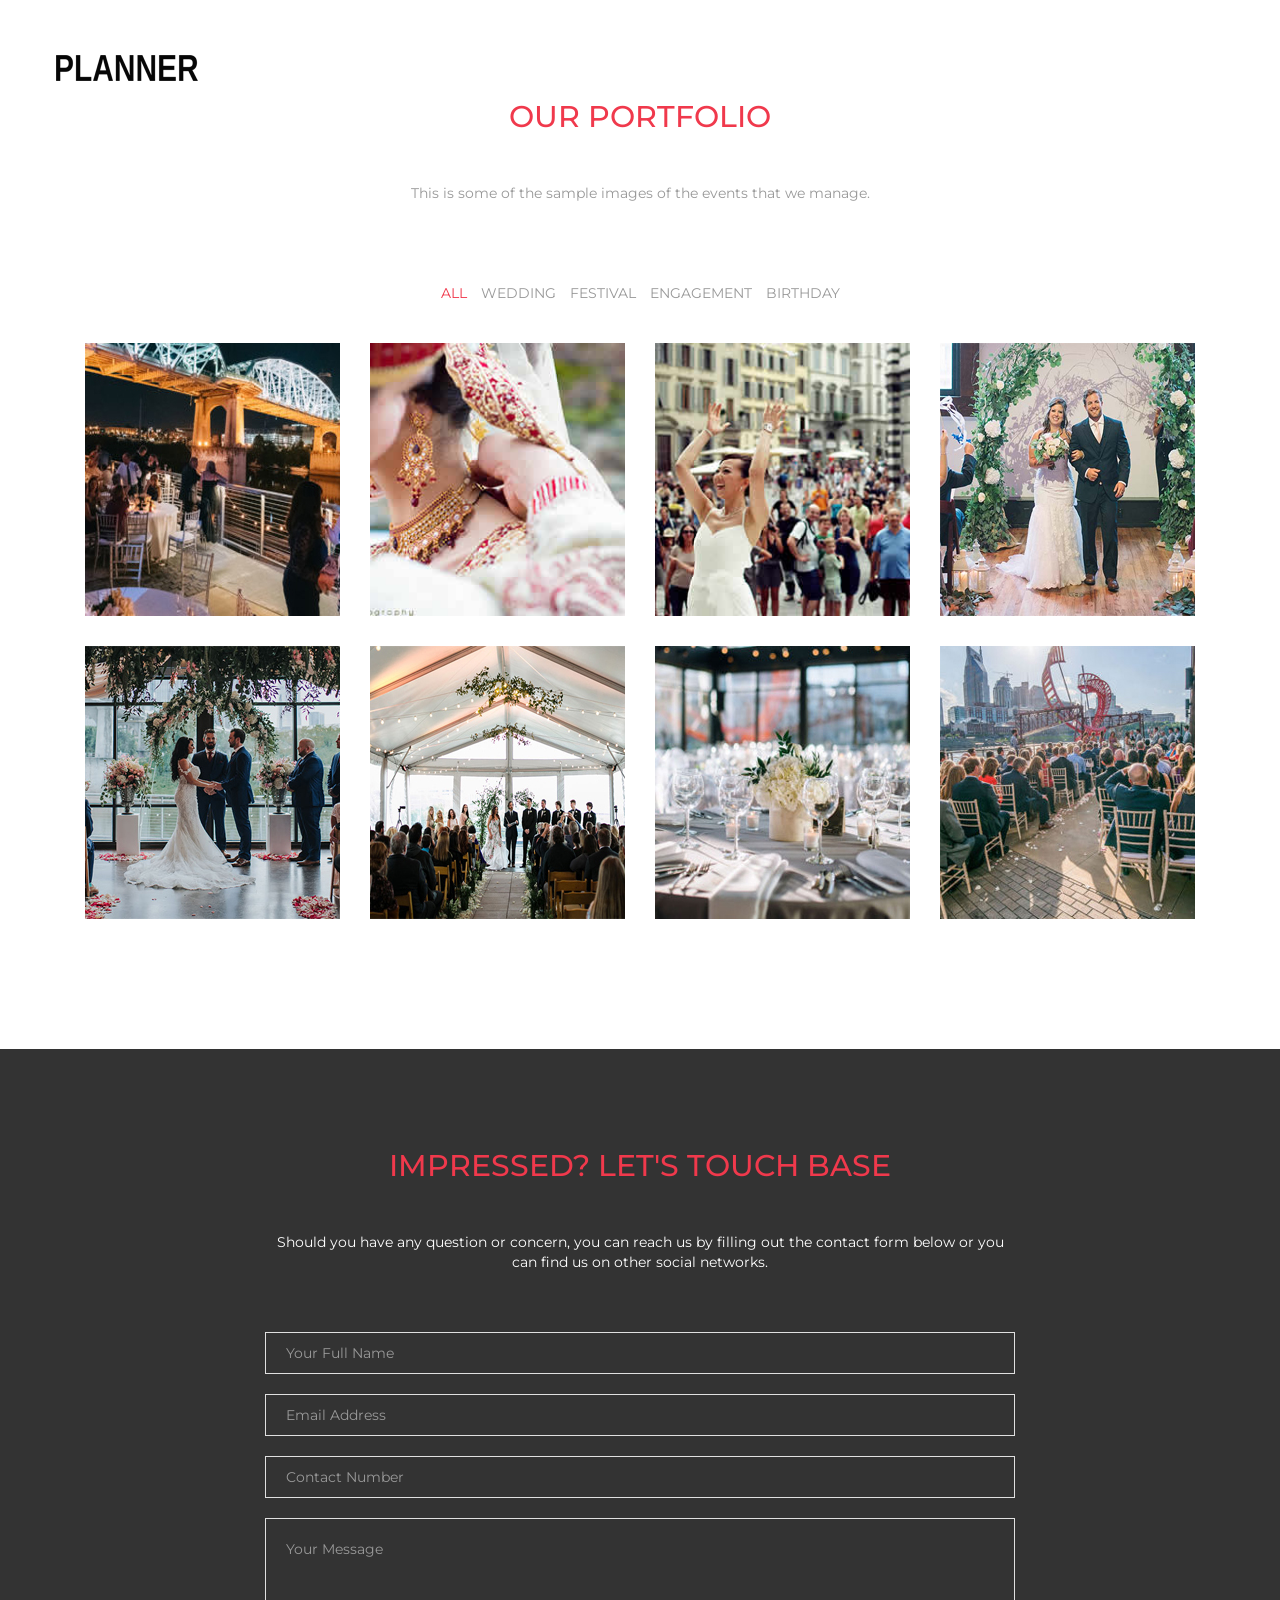
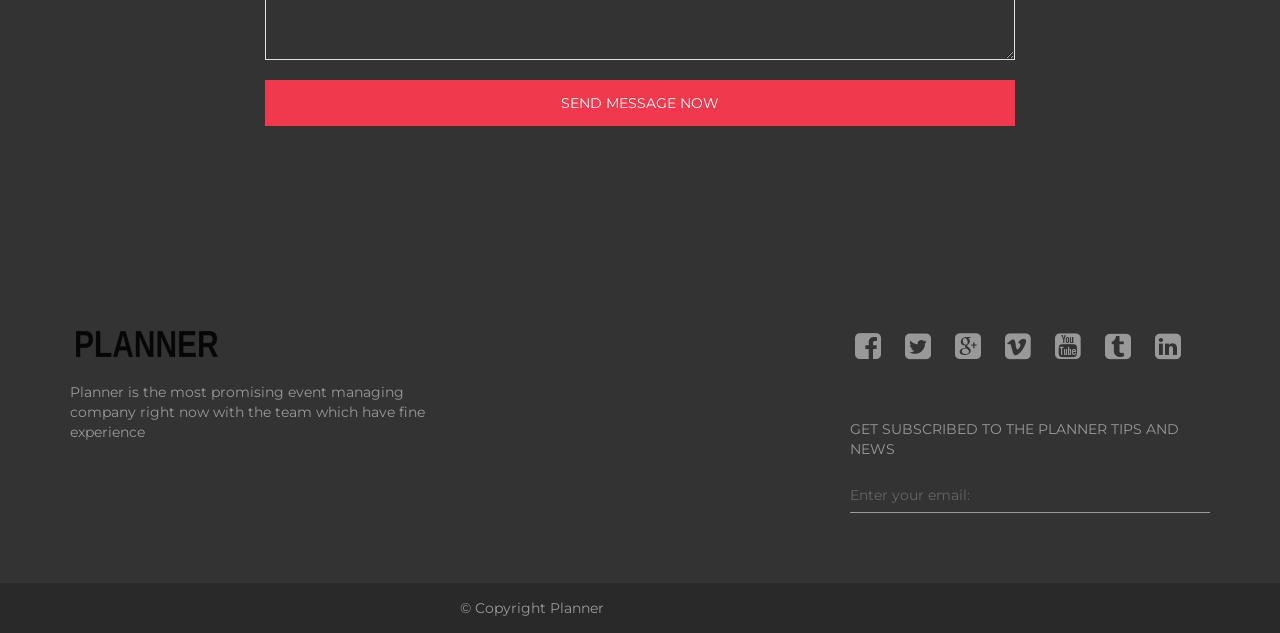
<file: gallery1.html>
<!DOCTYPE html>
<html lang="en">

<head>
  <meta charset="utf-8">
  <title>Planner</title>
  <meta name="viewport" content="width=device-width, initial-scale=1.0">
  <meta name="description" content="A free responsive photography html website template by Frittt Templates">
  <meta name="author" content="FritttTemplates">
  
  <!-- FAVICON --> 
  
  <link rel="apple-touch-icon" sizes="57x57" href="favicons/apple-touch-icon-57x57.png">
  <link rel="apple-touch-icon" sizes="60x60" href="favicons/apple-touch-icon-60x60.png">
  <link rel="apple-touch-icon" sizes="72x72" href="favicons/apple-touch-icon-72x72.png">
  <link rel="apple-touch-icon" sizes="76x76" href="favicons/apple-touch-icon-76x76.png">
  <link rel="apple-touch-icon" sizes="114x114" href="favicons/apple-touch-icon-114x114.png">
  <link rel="apple-touch-icon" sizes="120x120" href="favicons/apple-touch-icon-120x120.png">
  <link rel="apple-touch-icon" sizes="144x144" href="favicons/apple-touch-icon-144x144.png">
  <link rel="apple-touch-icon" sizes="152x152" href="favicons/apple-touch-icon-152x152.png">
  <link rel="apple-touch-icon" sizes="180x180" href="favicons/apple-touch-icon-180x180.png">
  <link rel="icon" type="img/png" href="favicons/favicon-32x32.png" sizes="32x32">
  <link rel="icon" type="img/png" href="favicons/favicon-96x96.png" sizes="96x96">
  <link rel="icon" type="img/png" href="favicons/android-chrome-192x192.png" sizes="192x192">
  <link rel="icon" type="img/png" href="favicons/favicon-16x16.png" sizes="16x16">
  <link rel="manifest" href="favicons/manifest.json">
  <link rel="shortcut icon" href="favicons/favicon.ico">
  <meta name="msapplication-config" content="favicons/browserconfig.xml">
  
  <!-- CSS -->

  <link rel="stylesheet" href="css/bootstrap.min.css">
  <link rel="stylesheet" href="css/font-awesome.min.css">
  <link rel="stylesheet" href="css/animate.min.css">
  <link rel="stylesheet" href="css/responsive.css">
  <link rel="stylesheet" href="css/jquery.bxslider.css">
  <link rel="stylesheet" href="css/jPushMenu.css">
  <link rel="stylesheet" href="css/lightbox.css">
  <link rel="stylesheet" href="css/main.css">

 <!--[if lt IE 9]>
    <script src="js/html5shiv.js"></script>
    <script src="js/respond.min.js"></script>
  <![endif]-->

</head> <!-- head -->
<body>
	                                                      
	<!-- ============== start wrapper  ============== -->
	<div id="wrapper">
		<!-- main-nav -->
		<div class="main-nav">
			<div class="logo-left">
				<a data-scroll href="#home">
					<img src="img/logo1.png" alt="logo">
				</a>
			</div>
			<div class="menu-button toggle-menu menu-right push-body">
				<button><i class="fa fa-bars"></i></button>
			</div>
		</div> <!-- //end main-nav -->

		<!--=========================
			Start area for Menu 
		============================== -->
		<nav id="main-navigation" class="nav-menu nav-menu-vertical nav-menu-right">
			<ul class="list-inline">
				<li class="current"><a href="index.html">home</a></li>
				<li><a href="about.html">about</a></li>
				<li><a href="service.html">Our Services</a></li>
				<li><a href="management.html">Management</a></li>
				<li><a href="gallery1.html">Gallery</a></li>
				<li><a href="team.html">The Team</a></li>
				
				
				<li><a href="contact.html">Contact</a></li>
			</ul>
		</nav>
		
		<!-- End of menu area -->


		<!-- ============== start home section  ============== -->
		<section id="home">
			<div id="home-slider" class="carousel slide in" data-ride="carousel">
			  <!-- Indicators -->
			

		      <div class="carousel-inner">
		        <div class="item active" style="background-image: url(img/slider/011.jpg)">
		        	<div class="col-sm-offset-1 caption caption-wide">
		        		<h1 class="main-title wow fadeInUp" data-wow-delay=".25s "><br> <br/>Gallery<br/></h1>

		        	
		        	</div>
		        </div><!-- //item -->
		       
		        </div><!-- //item -->
		      </div>
		    </div>
		</section>
		

 
		<!-- ============= Start portfolio section ============== -->
		<section id="portfolio" class="mtb100">
			<div class="container">
				<h3 class="section-title wow fadeInDown">Our Portfolio</h3>
				<p class="section-info col-sm-8 col-sm-offset-2 wow fadeInDown" data-wow-delay=".25s">
					This is some of the sample images of the events that we manage.
				</p>
				<div class="clearfix"></div>

				<div class="portfolio-content">
					<ul class="portfolio-filter text-center list-inline mtb40 text-uppercase">       
						<li><a class="active" href="#" data-filter="*"> All</a></li> 
						<li><a href="#" data-filter=".wedding">Wedding</a></li>
						<li><a href="#" data-filter=".festival">Festival</a></li>
						<li><a href="#" data-filter=".engagement">Engagement</a></li>
						<li><a href="#" data-filter=".birthday">Birthday</a></li>
					</ul>
					<div class="portfolio-items">
						<div class="col-lg-3 col-md-4 col-sm-6 portfolio-item festival wedding">
						 	<figure class="content wow fadeIn" data-wow-delay=".15s">
						 		<img src="img/portfolio/p66.jpg" class="img-100p" alt="portfolio">
						 		<figcaption class="overflow-content-full">
						 			<p class="icon horizontal-vertical-center">
						 				<a data-lightbox="portfolio" href="img/portfolio/p6.jpg"><i class="fa fa-search-plus"></i></a>
						 			</p>
						 			<div class="caption text-center">
						 				<p class="title">mumbai</p>
						 				<p class="info">. </p>
						 			</div>
						 		</figcaption>
						 	</figure>
						 </div>
						 <div class="col-lg-3 col-md-4 col-sm-6 portfolio-item festival birthday">
						 	<figure class="content wow fadeIn birthday" data-wow-delay=".25s">
						 		<img src="img/portfolio/02.jpg" class="img-100p" alt="portfolio">
						 		<figcaption class="overflow-content-full birthday">
						 			<p class="icon horizontal-vertical-center">
						 				<a data-lightbox="portfolio" href="img/portfolio/main-02.jpg"><i class="fa fa-search-plus"></i></a>
						 			</p>
						 			<div class="caption text-center">
						 				<p class="title">Delhi</p>
						 				<p class="info">. </p>
						 			</div>
						 		</figcaption>
						 	</figure>
						 </div>
						 <div class="col-lg-3 col-md-4 col-sm-6 portfolio-item engagement">
						 	<figure class="content wow fadeIn" data-wow-delay=".35s">
						 		<img src="img/portfolio/03.jpg" class="img-100p" alt="portfolio">
						 		<figcaption class="overflow-content-full">
						 			<p class="icon horizontal-vertical-center">
						 				<a data-lightbox="portfolio" href="img/portfolio/p22.jpg"><i class="fa fa-search-plus"></i></a>
						 			</p>
						 			<div class="caption text-center">
						 				<p class="title">John Donga</p>
						 				<p class="info">. </p>
						 			</div>
						 		</figcaption>
						 	</figure>
						 </div>
						 <div class="col-lg-3 col-md-4 col-sm-6 portfolio-item birthday wedding hit-and-run">
						 	<figure class="content wow fadeIn" data-wow-delay=".45s">
						 		<img src="img/portfolio/p22.jpg" class="img-100p" alt="portfolio">
						 		<figcaption class="overflow-content-full">
						 			<p class="icon horizontal-vertical-center">
						 				<a data-lightbox="portfolio" href="img/portfolio/p02.jpg"><i class="fa fa-search-plus"></i></a>
						 			</p>
						 			<div class="caption text-center">
						 				<p class="title">london</p>
						 				<p class="info">. </p>
						 			</div>
						 		</figcaption>
						 	</figure>
						 </div>
						 <div class="col-lg-3 col-md-4 col-sm-6 portfolio-item engagement birthday hit-and-run">
						 	<figure class="content wow fadeIn" data-wow-delay=".55s">
						 		<img src="img/portfolio/p01.jpg" class="img-100p" alt="portfolio">
						 		<figcaption class="overflow-content-full">
						 			<p class="icon horizontal-vertical-center">
						 				<a data-lightbox="portfolio" href="img/portfolio/p01.jpg"><i class="fa fa-search-plus"></i></a>
						 			</p>
						 			<div class="caption text-center">
						 				<p class="title">New york</p>
						 				<p class="info">. </p>
						 			</div>
						 		</figcaption>
						 	</figure>
						 </div>
						 <div class="col-lg-3 col-md-4 col-sm-6 portfolio-item festival wedding hit-and-run">
						 	<figure class="content wow fadeIn" data-wow-delay=".65s">
						 		<img src="img/portfolio/p33.jpg" class="img-100p" alt="portfolio">
						 		<figcaption class="overflow-content-full">
						 			<p class="icon horizontal-vertical-center">
						 				<a data-lightbox="portfolio" href="img/portfolio/p3.jpg"><i class="fa fa-search-plus"></i></a>
						 			</p>
						 			<div class="caption text-center">
						 				<p class="title">Merath</p>
						 				<p class="info">. </p>
						 			</div>
						 		</figcaption>
						 	</figure>
						 </div>
						 <div class="col-lg-3 col-md-4 col-sm-6 portfolio-item festival wedding">
						 	<figure class="content wow fadeIn" data-wow-delay=".75s">
						 		<img src="img/portfolio/p55.jpg" class="img-100p" alt="portfolio">
						 		<figcaption class="overflow-content-full">
						 			<p class="icon horizontal-vertical-center">
						 				<a data-lightbox="portfolio" href="img/portfolio/p5.jpg"><i class="fa fa-search-plus"></i></a>
						 			</p>
						 			<div class="caption text-center">
						 				<p class="title">Udaipur</p>
						 				<p class="info">. </p>
						 			</div>
						 		</figcaption>
						 	</figure>
						 </div>
						 <div class="col-lg-3 col-md-4 col-sm-6 portfolio-item engagement hit-and-run">
						 	<figure class="content wow fadeIn" data-wow-delay=".85s">
						 		<img src="img/portfolio/p44.jpg" class="img-100p" alt="portfolio">
						 		<figcaption class="overflow-content-full">
						 			<p class="icon horizontal-vertical-center">
						 				<a data-lightbox="portfolio" href="img/portfolio/p4.jpg"><i class="fa fa-search-plus"></i></a>
						 			</p>
						 			<div class="caption text-center">
						 				<p class="title">surat</p>
						 				<p class="info">. </p>
						 			</div>
						 		</figcaption>
						 	</figure>
						 </div>
					</div>
				</div>
			</div>
		</section>
		

	

		<!-- ============== Start contact section ============== -->
		<section id="contact">
			 <div class="map-content">
				<div id="gmap">
				</div>
			</div>
			<div class="color-overlay">
				<div class="container">
					<div class="row">
						<div class="col-md-8 col-sm-offset-2 form-content ptb100">
							<h3 class="section-title wow fadeInDown">Impressed? Let's touch base</h3>
							<p class="section-info wow fadeInDown" data-wow-delay=".25s">
								Should you have any question or concern, you can reach us by filling out the contact form below or you can find us on other social networks.
							</p>
							<div class="clearfix"></div>
							<form action="#" class="form wow fadeIn" data-wow-delay=".25s">
								<input type="text" class="form-control" placeholder="Your Full Name">
								<input type="text" class="form-control" placeholder="Email Address">
								<input type="text" class="form-control" placeholder="Contact Number">
								<textarea name="" class="form-control" cols="30" rows="5" placeholder="Your Message"></textarea>
								<a class="btn-block btn btn-submit text-uppercase">Send Message Now</a>
							</form>
						</div>
					</div> 
				</div> 
			</div>
		</section>
		<!-- ========= //End contact section ========= -->


		<!-- ============== Start footer ============== -->
	<section id="footer">

			<div class="container bottom-part">
				<div class="row">
					<div class="col-sm-4 left-part">
						<p class="footer-logo "><img src="img/logo1.png" alt="logo"></p><br/>
						<p>Planner is the most promising event managing company right now with the team which have fine experience </p>
					</div>
					<div class="col-sm-4 col-sm-offset-4">
						<ul class="social-icon-footer list-inline mtb50">
							<li><a href="#"><i class="fa fa-facebook-square"></i></a></li>
							<li><a href="#"><i class="fa fa-twitter-square"></i></a></li>
							<li><a href="#"><i class="fa fa-google-plus-square"></i></a></li>
							<li><a href="#"><i class="fa fa-vimeo-square"></i></a></li>
							<li><a href="#"><i class="fa fa-youtube-square"></i></a></li>
							<li><a href="#"><i class="fa fa-tumblr-square"></i></a></li>
							<li><a href="#"><i class="fa fa-linkedin-square"></i></a></li>
						</ul>
						<form action="#" class="form subscribe-form">
							<p class="text-uppercase mtb20">get subscribed to the planner tips and news</p>
							<input type="email" class="form-control" placeholder="Enter your email:">
						</form>
					</div>
				</div> <!-- //row -->
			</div> <!-- //container -->

			<!-- copyright -->
			<div class="copyright">
				<div class="container">
					<div class="row">
						<div class="col-sm-6 col-sm-offset-4">
							<p class="info">
								&copy; <a href="#temp" target="_blank"></a>Copyright Planner
							</p>
						</div>
					</div> <!-- //row -->
				</div> <!-- //container -->
			</div> <!-- //end copyright -->
		</section>
		<!-- ========= //End footer ========= -->

	</div> <!-- //end wrapper -->

  <script src="js/jquery.min.js"></script>
  <script src="js/bootstrap.min.js"></script>
  <!-- loader -->
  <script src="js/loader.min.js"></script>
  <script src="js/preloader.js"></script>
  <!-- animation effects -->
  <script src="js/wow.min.js"></script>
  <!-- count-down -->
  <script src="js/jquery.inview.min.js"></script>
  <script src="js/jquery.counterup.min.js"></script>
  <!-- content slider -->
  <script src="js/jquery.bxslider.min.js"></script>
  <!-- google maps -->
  <script type="text/javascript" src="http://maps.google.com/maps/api/js?sensor=true"></script>
  <script src="js/gmaps.js"></script>
  <script src="js/init-map.js"></script>
  <!-- pushmenu -->
  <script src="js/jPushMenu.js"></script>
  <!-- smooth navigation -->
  <script src="js/mousescroll.js"></script>
  <script src="js/jquery.nav.js"></script>
  <!-- filter portfolio & lightbox -->
  <script src="js/jquery.isotope.min.js"></script>
  <script src="js/lightbox.min.js"></script>
  <!-- smooth scrool -->
  <script src="js/smoothscroll.js"></script>
  <!-- custom js -->
  <script src="js/app.js"></script>
  
</body>

</html>
</file>
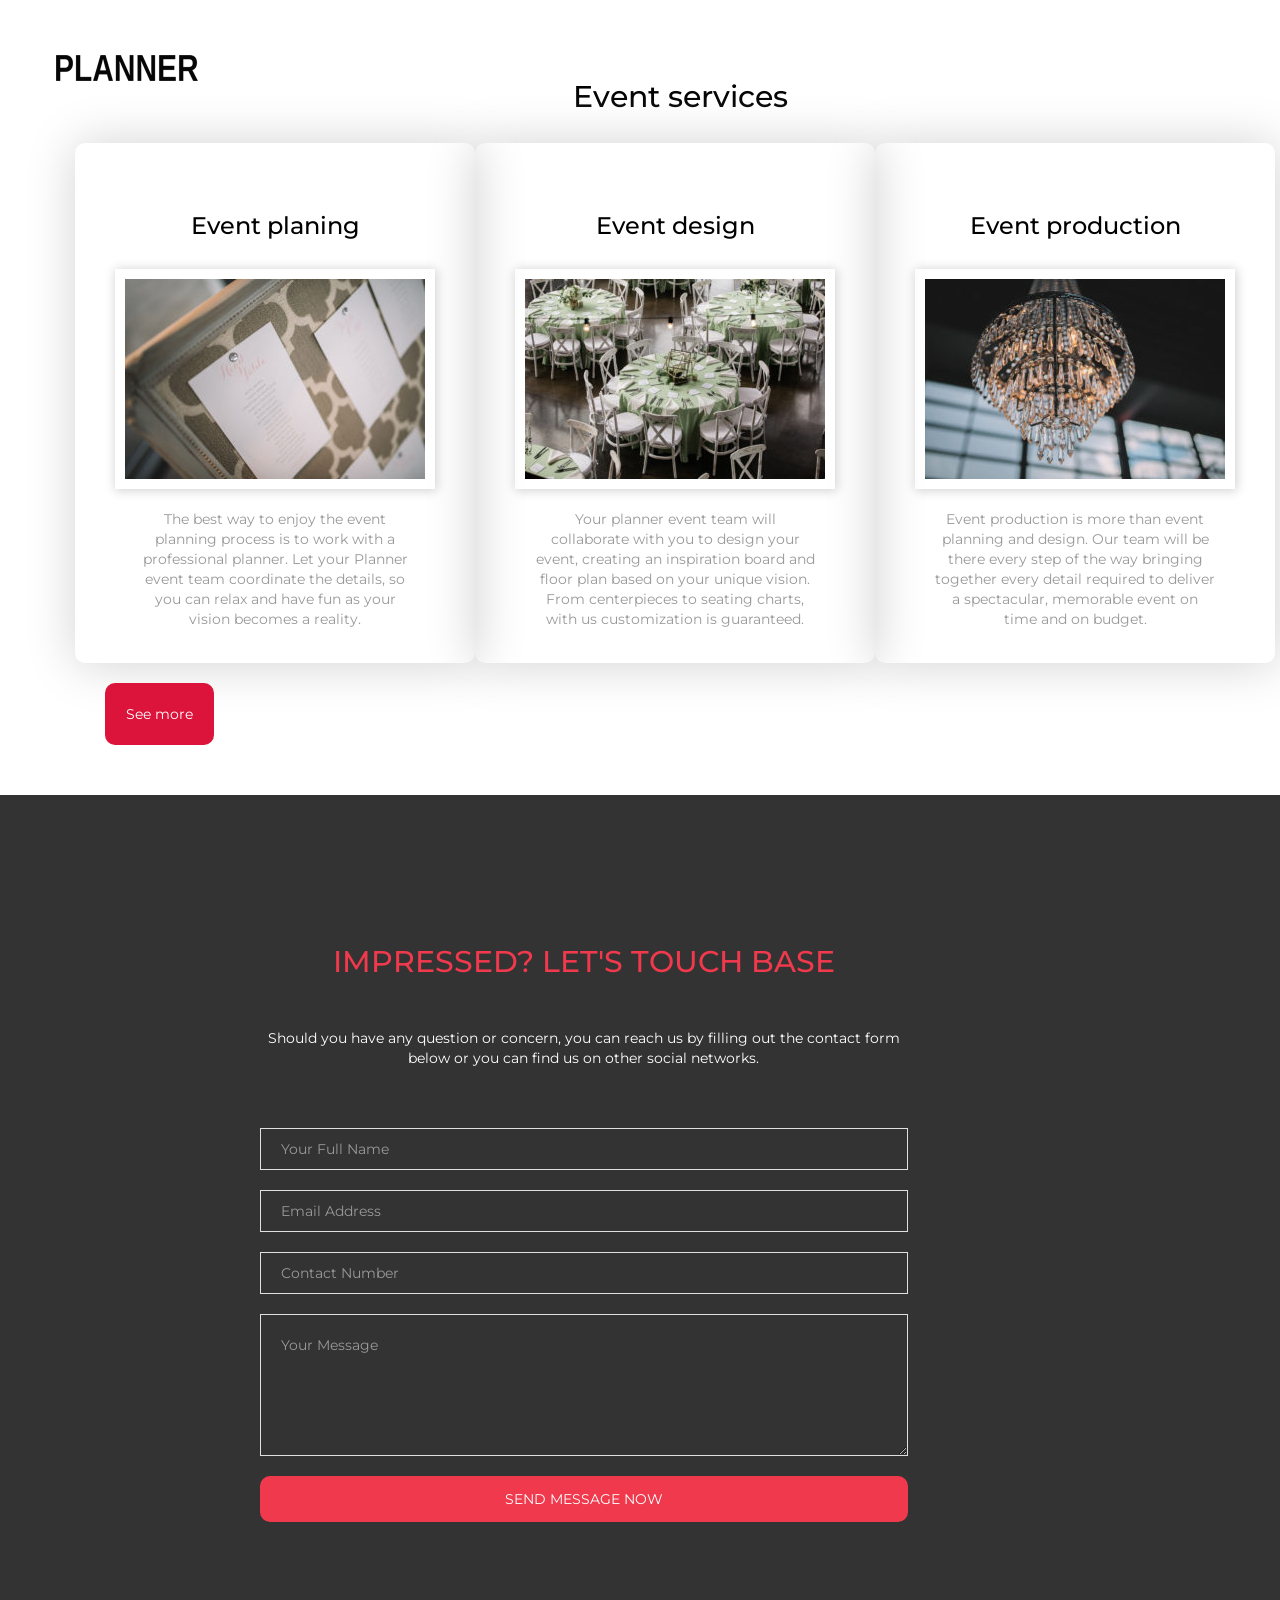
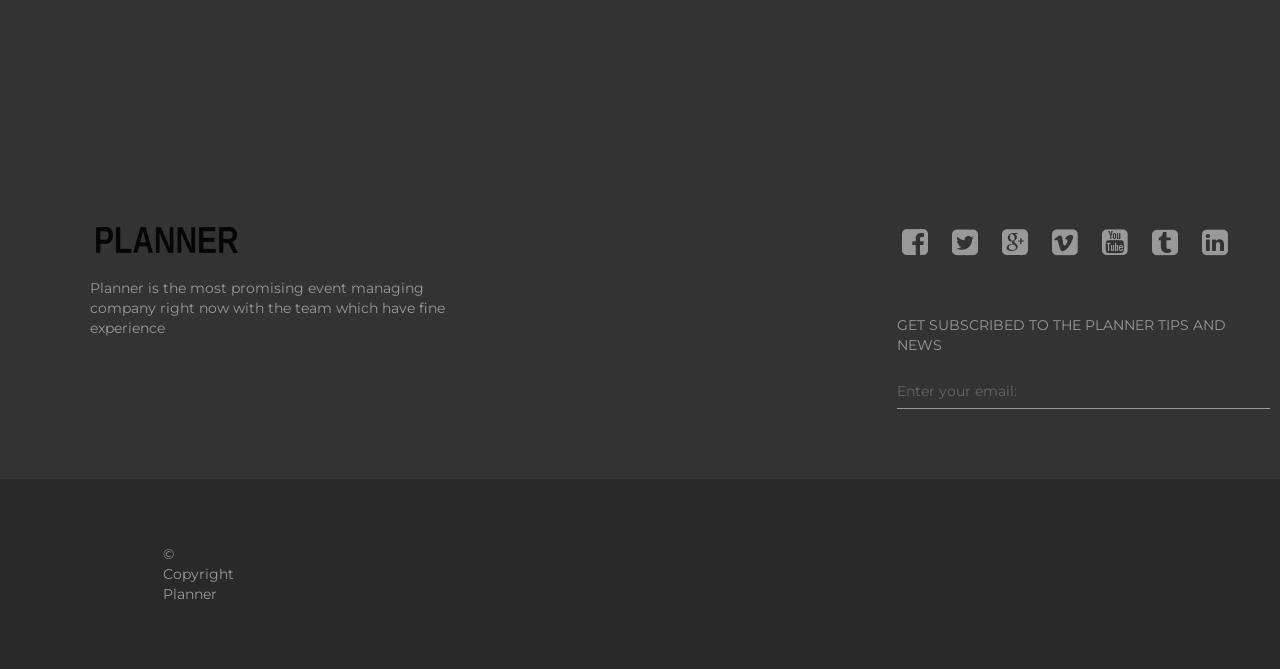
<file: management.html>
<!DOCTYPE html>
<html lang="en">

<head>
  <meta charset="utf-8">
  <title>Planner</title>
  <meta name="viewport" content="width=device-width, initial-scale=1.0">
  <meta name="description" content="A free responsive photography html website template by Frittt Templates">
  <meta name="author" content="FritttTemplates">
  
  <!-- FAVICON --> 
  
  <link rel="apple-touch-icon" sizes="57x57" href="favicons/apple-touch-icon-57x57.png">
  <link rel="apple-touch-icon" sizes="60x60" href="favicons/apple-touch-icon-60x60.png">
  <link rel="apple-touch-icon" sizes="72x72" href="favicons/apple-touch-icon-72x72.png">
  <link rel="apple-touch-icon" sizes="76x76" href="favicons/apple-touch-icon-76x76.png">
  <link rel="apple-touch-icon" sizes="114x114" href="favicons/apple-touch-icon-114x114.png">
  <link rel="apple-touch-icon" sizes="120x120" href="favicons/apple-touch-icon-120x120.png">
  <link rel="apple-touch-icon" sizes="144x144" href="favicons/apple-touch-icon-144x144.png">
  <link rel="apple-touch-icon" sizes="152x152" href="favicons/apple-touch-icon-152x152.png">
  <link rel="apple-touch-icon" sizes="180x180" href="favicons/apple-touch-icon-180x180.png">
  <link rel="icon" type="img/png" href="favicons/favicon-32x32.png" sizes="32x32">
  <link rel="icon" type="img/png" href="favicons/favicon-96x96.png" sizes="96x96">
  <link rel="icon" type="img/png" href="favicons/android-chrome-192x192.png" sizes="192x192">
  <link rel="icon" type="img/png" href="favicons/favicon-16x16.png" sizes="16x16">
  <link rel="manifest" href="favicons/manifest.json">
  <link rel="shortcut icon" href="favicons/favicon.ico">
  <meta name="msapplication-config" content="favicons/browserconfig.xml">
  
  <!-- CSS -->

  <link rel="stylesheet" href="css/bootstrap.min.css">
  <link rel="stylesheet" href="css/font-awesome.min.css">
  <link rel="stylesheet" href="css/animate.min.css">
  <link rel="stylesheet" href="css/responsive.css">
  <link rel="stylesheet" href="css/jquery.bxslider.css">
  <link rel="stylesheet" href="css/jPushMenu.css">
  <link rel="stylesheet" href="css/lightbox.css">
  <link rel="stylesheet" href="css/main.css">

<style>
	.container{
		display: flex;
		flex-wrap: wrap;

		width: 100%;
		padding: 50px;
		margin-left: 40px;
	}
	.tag1{
		text-align: center;
		text-decoration: none;
		font-weight: bolder;
		padding: 30px;
	}
	.tag2{
		text-align: center;
		padding: 30px;
	}
	.tag3{
		padding: 10px;
		height: 220px;

		box-shadow: 1px 1px 10px 1px lightgrey;
	}
	.box{
			padding: 40px;
			border: 0px solid grey;
			box-shadow: 1px 1px 50px 1px lightgrey;
			width: 400px;
			height: 520px;
			border-radius: 10px;
	}
	.text{
		text-align: center;
			padding: 20px;
	}
	.btn{
		text-align: center;
		align:center;
		padding: 20px;
		color: white;
		background-color: crimson; 
		border-radius: 10px;
		margin-top: 20px;
	}
	.btn :hover{
		color: white;
		background-color: black;
	}
</style>

</head> <!-- head -->
<body>
	                                                      
	<!-- ============== start wrapper  ============== -->
	<div id="wrapper">
		<!-- main-nav -->
		<div class="main-nav">
			<div class="logo-left">
				<a data-scroll href="#home">
					<img src="img/logo1.png" alt="logo">
				</a>
			</div>
			<div class="menu-button toggle-menu menu-right push-body">
				<button><i class="fa fa-bars"></i></button>
			</div>
		</div> <!-- //end main-nav -->

		<!--=========================
			Start area for Menu 
		============================== -->
		<nav id="main-navigation" class="nav-menu nav-menu-vertical nav-menu-right">
			<ul class="list-inline">
				<li ><a href="index.html">home</a></li>
				<li><a href="about.html">about</a></li>
				<li><a href="service.html">Our Services</a></li>
				<li class="current"><a href="management.html">Management</a></li>
				<li><a href="gallery1.html">Gallery</a></li>
				<li><a href="team.html">The Team</a></li>
				
				
				<li><a href="contact.html">Contact</a></li>
			</ul>
		</nav>
		
		<!-- End of menu area -->


		<!-- ============== start home section  ============== -->
		<section id="home">
			<div id="home-slider" class="carousel slide in" data-ride="carousel">
			  <!-- Indicators -->
			

		      <div class="carousel-inner">
		        <div class="item active" style="background-image: url(img/slider/011.jpg)">
		        	<div class="col-sm-offset-1 caption caption-wide">
		        		<h1 class="main-title wow fadeInUp" data-wow-delay=".25s ">This<br/>How<br/>We <br/>Manange</h1>

		        	
		        	</div>
		        </div><!-- //item -->
		       
		        <!-- //item -->
		      </div>
		    </div>
		</section>


<section>
	  <div class="container">
	  	<div class="row">

	  		<div class="col-sm-12 tag1"><h2>Event services</h2></div>
	  		<div class="col-sm-4 box">
	  			<h3 class="tag2">Event planing</h3>
	  			<figure class="tag3"><img src="img/blog/event1.jpg"></figure>
	  			<p class="text">The best way to enjoy the event planning process is to work with a professional planner. Let your Planner event team coordinate the details, so you can relax and have fun as your vision becomes a reality.</p>
	  		</div>
	  	
	  	<div class="col-sm-4 box">
	  			<h3 class="tag2">Event design</h3>
	  			<figure class="tag3"><img src="img/blog/event3.jpg"></figure>
	  			<p class="text">Your planner event team will collaborate with you to design your event, creating an inspiration board and floor plan based on your unique vision. From centerpieces to seating charts, with us customization is guaranteed.</p>
	  		</div>
	  	
	  	<div class="col-sm-4 box">
	  			<h3 class="tag2">Event production</h3>
	  			<figure class="tag3"><img src="img/blog/event2.jpg"></figure>
	  			<p class="text">Event production is more than event planning and design. Our team will be there every step of the way bringing together every detail required to deliver a spectacular, memorable event on time and on budget.</p>
	  		</div>
	  	</div>
	  	<div class="col-md-12">
	  		<input class="btn" type="button" name="see more" value="See more" id="see more" class="form-control">
	  	</div>
	  </div>
</section>





				<section id="contact">
			<div class="map-content">
				<div id="gmap">
				</div>
			</div>
			<div class="color-overlay">
				<div class="container">
					<div class="row">
						<div class="col-md-8 col-sm-offset-2 form-content ptb100">
							<h3 class="section-title wow fadeInDown">Impressed? Let's touch base</h3>
							<p class="section-info wow fadeInDown" data-wow-delay=".25s">
								Should you have any question or concern, you can reach us by filling out the contact form below or you can find us on other social networks.
							</p>
							<div class="clearfix"></div>
							<form action="#" class="form wow fadeIn" data-wow-delay=".25s">
								<input type="text" class="form-control" placeholder="Your Full Name">
								<input type="text" class="form-control" placeholder="Email Address">
								<input type="text" class="form-control" placeholder="Contact Number">
								<textarea name="" class="form-control" cols="30" rows="5" placeholder="Your Message"></textarea>
								<a class="btn-block btn btn-submit text-uppercase">Send Message Now</a>
							</form>
						</div>
					</div> <!-- //row -->
				</div> <!-- //container -->
			</div>
		</section>
		<!-- ========= //End contact section ========= -->


		<!-- ============== Start footer ============== -->
		
		<section id="footer">

			<div class="container bottom-part">
				<div class="row">
					<div class="col-sm-4 left-part">
						<p class="footer-logo "><img src="img/logo1.png" alt="logo"></p><br/>
						<p>Planner is the most promising event managing company right now with the team which have fine experience </p>
					</div>
					<div class="col-sm-4 col-sm-offset-4">
						<ul class="social-icon-footer list-inline mtb50">
							<li><a href="#"><i class="fa fa-facebook-square"></i></a></li>
							<li><a href="#"><i class="fa fa-twitter-square"></i></a></li>
							<li><a href="#"><i class="fa fa-google-plus-square"></i></a></li>
							<li><a href="#"><i class="fa fa-vimeo-square"></i></a></li>
							<li><a href="#"><i class="fa fa-youtube-square"></i></a></li>
							<li><a href="#"><i class="fa fa-tumblr-square"></i></a></li>
							<li><a href="#"><i class="fa fa-linkedin-square"></i></a></li>
						</ul>
						<form action="#" class="form subscribe-form">
							<p class="text-uppercase mtb20">get subscribed to the planner tips and news</p>
							<input type="email" class="form-control" placeholder="Enter your email:">
						</form>
					</div>
				</div> <!-- //row -->
			</div> <!-- //container -->

			<!-- copyright -->
			<div class="copyright">
				<div class="container">
					<div class="row">
						<div class="col-sm-6 col-sm-offset-4">
							<p class="info">
								&copy; <a href="#temp" target="_blank"></a>Copyright Planner
							</p>
						</div>
					</div> <!-- //row -->
				</div> <!-- //container -->
			</div> <!-- //end copyright -->
		</section>
		<!-- ========= //End footer ========= -->

	</div> <!-- //end wrapper -->

  <script src="js/jquery.min.js"></script>
  <script src="js/bootstrap.min.js"></script>
  <!-- loader -->
  <script src="js/loader.min.js"></script>
  <script src="js/preloader.js"></script>
  <!-- animation effects -->
  <script src="js/wow.min.js"></script>
  <!-- count-down -->
  <script src="js/jquery.inview.min.js"></script>
  <script src="js/jquery.counterup.min.js"></script>
  <!-- content slider -->
  <script src="js/jquery.bxslider.min.js"></script>
  <!-- google maps -->
  <script type="text/javascript" src="http://maps.google.com/maps/api/js?sensor=true"></script>
  <script src="js/gmaps.js"></script>
  <script src="js/init-map.js"></script>
  <!-- pushmenu -->
  <script src="js/jPushMenu.js"></script>
  <!-- smooth navigation -->
  <script src="js/mousescroll.js"></script>
  <script src="js/jquery.nav.js"></script>
  <!-- filter portfolio & lightbox -->
  <script src="js/jquery.isotope.min.js"></script>
  <script src="js/lightbox.min.js"></script>
  <!-- smooth scrool -->
  <script src="js/smoothscroll.js"></script>
  <!-- custom js -->
  <script src="js/app.js"></script>
  
</body>

</html>
</file>
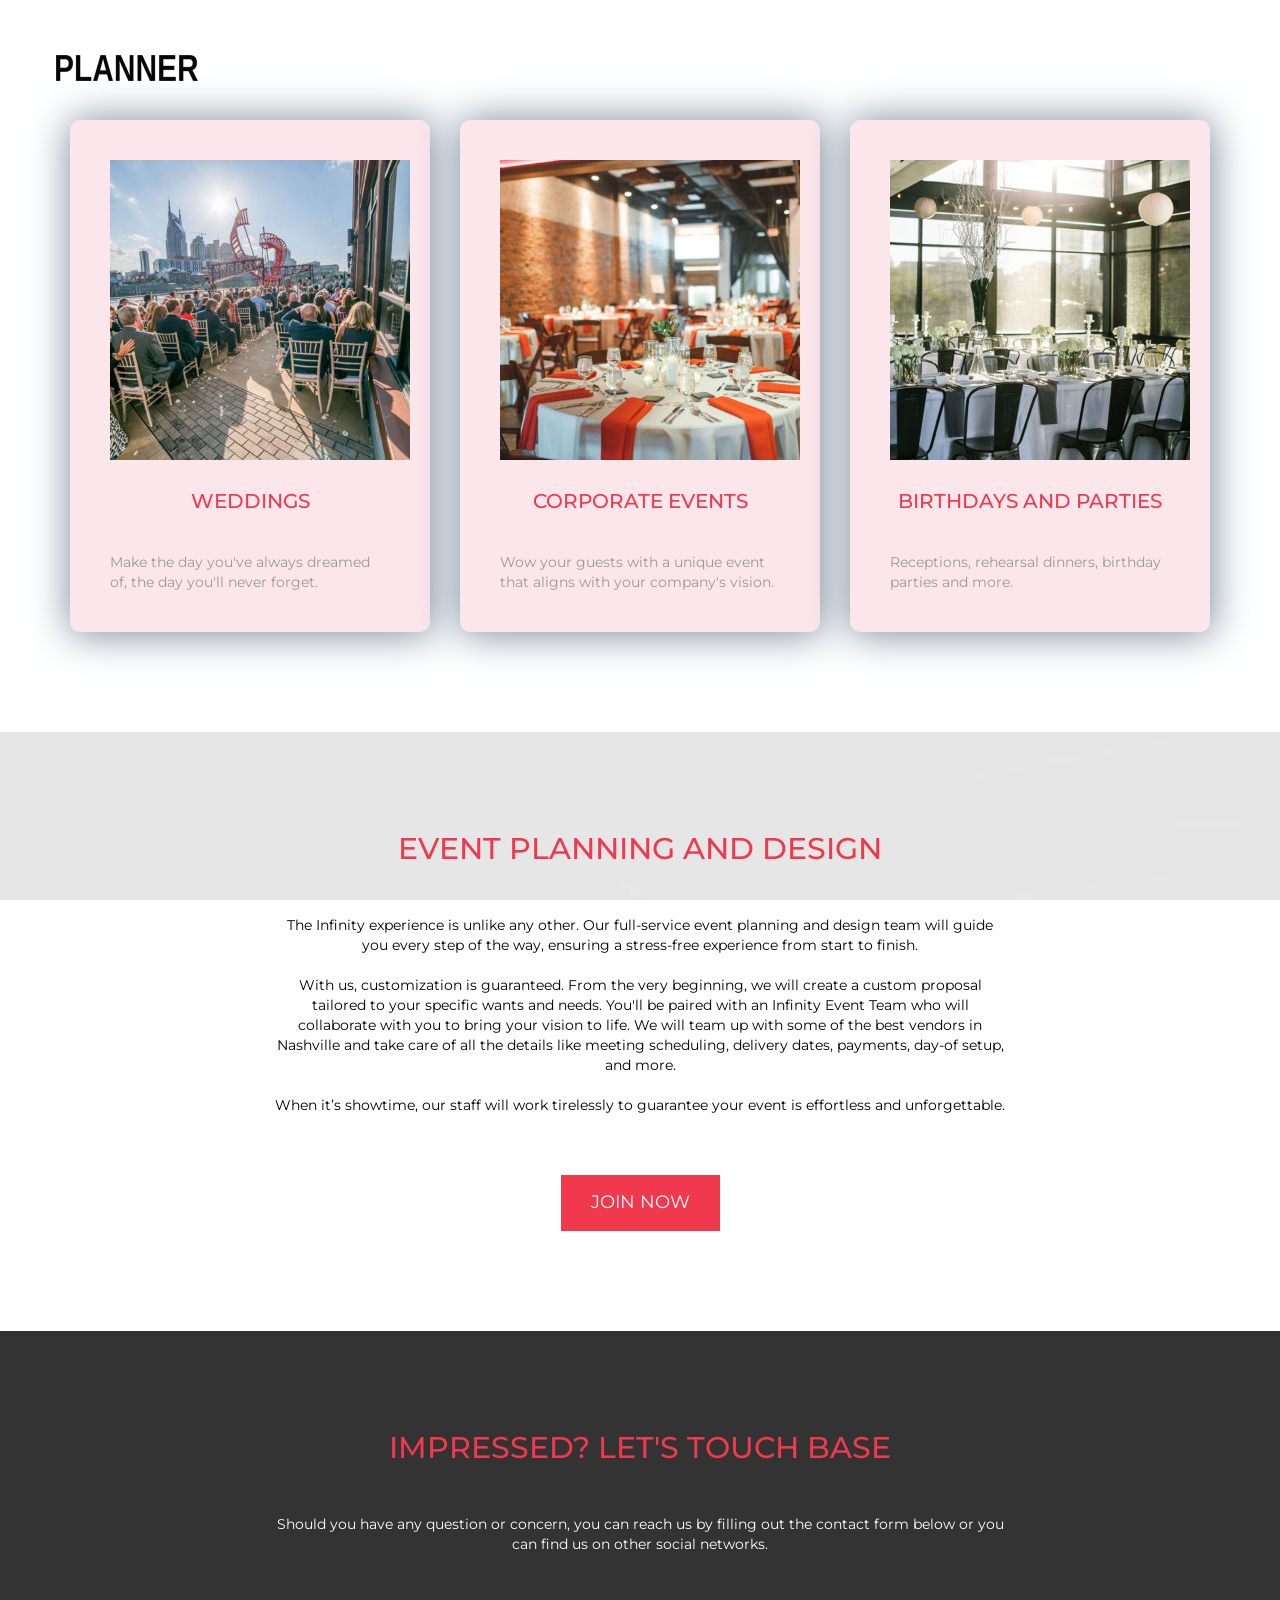
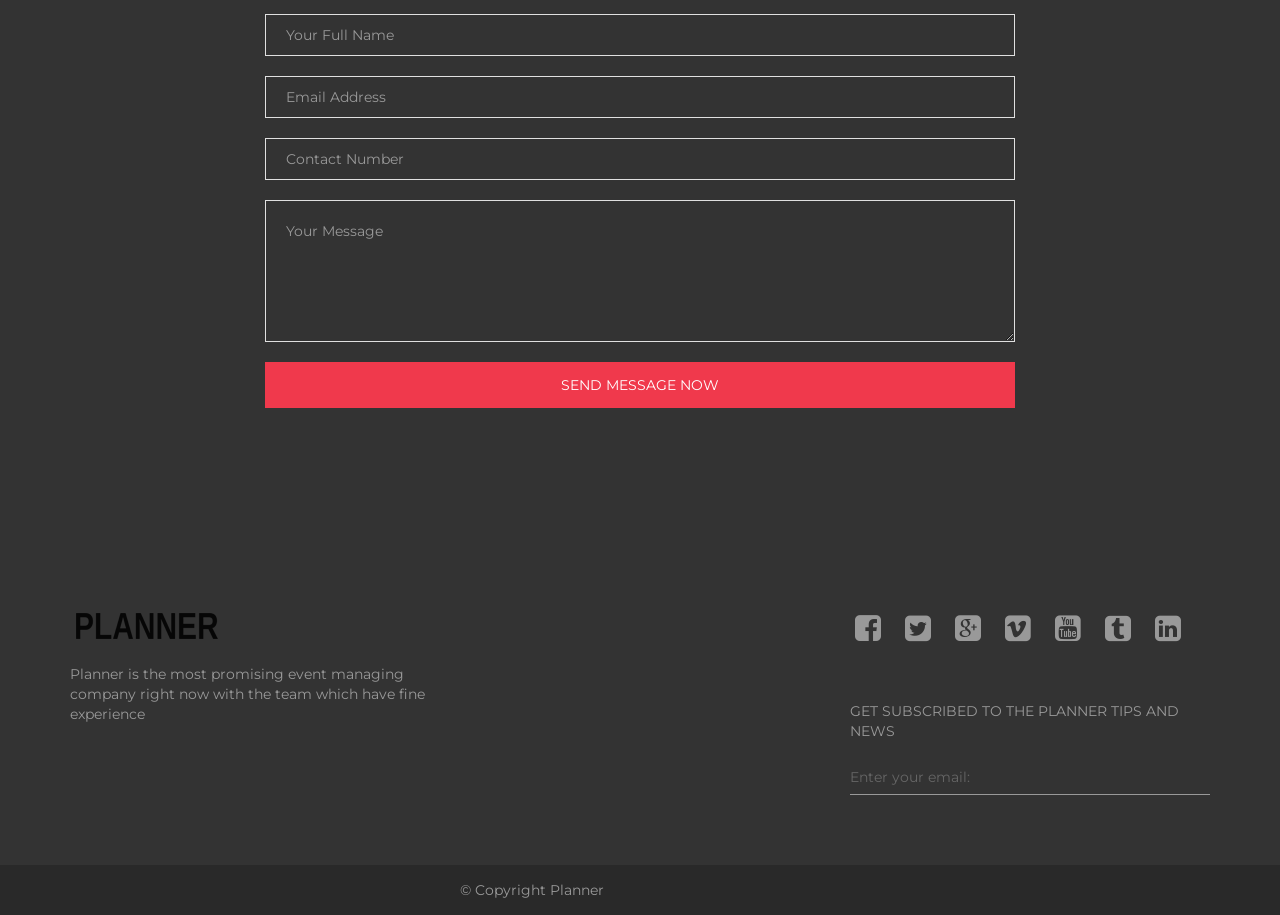
<file: service.html>
<!DOCTYPE html>
<html lang="en">

<head>
  <meta charset="utf-8">
  <title>Planner</title>
  <meta name="viewport" content="width=device-width, initial-scale=1.0">
  <meta name="description" content="A free responsive photography html website template by Frittt Templates">
  <meta name="author" content="FritttTemplates">
  
  <!-- FAVICON --> 
  
  <link rel="apple-touch-icon" sizes="57x57" href="favicons/apple-touch-icon-57x57.png">
  <link rel="apple-touch-icon" sizes="60x60" href="favicons/apple-touch-icon-60x60.png">
  <link rel="apple-touch-icon" sizes="72x72" href="favicons/apple-touch-icon-72x72.png">
  <link rel="apple-touch-icon" sizes="76x76" href="favicons/apple-touch-icon-76x76.png">
  <link rel="apple-touch-icon" sizes="114x114" href="favicons/apple-touch-icon-114x114.png">
  <link rel="apple-touch-icon" sizes="120x120" href="favicons/apple-touch-icon-120x120.png">
  <link rel="apple-touch-icon" sizes="144x144" href="favicons/apple-touch-icon-144x144.png">
  <link rel="apple-touch-icon" sizes="152x152" href="favicons/apple-touch-icon-152x152.png">
  <link rel="apple-touch-icon" sizes="180x180" href="favicons/apple-touch-icon-180x180.png">
  <link rel="icon" type="img/png" href="favicons/favicon-32x32.png" sizes="32x32">
  <link rel="icon" type="img/png" href="favicons/favicon-96x96.png" sizes="96x96">
  <link rel="icon" type="img/png" href="favicons/android-chrome-192x192.png" sizes="192x192">
  <link rel="icon" type="img/png" href="favicons/favicon-16x16.png" sizes="16x16">
  <link rel="manifest" href="favicons/manifest.json">
  <link rel="shortcut icon" href="favicons/favicon.ico">
  <meta name="msapplication-config" content="favicons/browserconfig.xml">
  
  <!-- CSS -->

  <link rel="stylesheet" href="css/bootstrap.min.css">
  <link rel="stylesheet" href="css/font-awesome.min.css">
  <link rel="stylesheet" href="css/animate.min.css">
  <link rel="stylesheet" href="css/responsive.css">
  <link rel="stylesheet" href="css/jquery.bxslider.css">
  <link rel="stylesheet" href="css/jPushMenu.css">
  <link rel="stylesheet" href="css/lightbox.css">
  <link rel="stylesheet" href="css/main.css">

 <!--[if lt IE 9]>
    <script src="js/html5shiv.js"></script>
    <script src="js/respond.min.js"></script>
  <![endif]-->

</head> <!-- head -->
<body>
	                                                      
	<!-- ============== start wrapper  ============== -->
	<div id="wrapper">
		<!-- main-nav -->
		<div class="main-nav">
			<div class="logo-left">
				<a data-scroll href="#home">
					<img src="img/logo1.png" alt="logo">
				</a>
			</div>
			<div class="menu-button toggle-menu menu-right push-body">
				<button><i class="fa fa-bars"></i></button>
			</div>
		</div> <!-- //end main-nav -->

		<!--=========================
			Start area for Menu 
		============================== -->
		<nav id="main-navigation" class="nav-menu nav-menu-vertical nav-menu-right">
			<ul class="list-inline">
				<li ><a href="index.html">home</a></li>
				<li><a href="about.html">about</a></li>
				<li class="current"><a href="service.html">Our Services</a></li>
				<li><a href="management.html">Management</a></li>
				<li><a href="gallery1.html">Gallery</a></li>
				<li><a href="team.html">The Team</a></li>
				
				
				<li><a href="contact.html">Contact</a></li>
			</ul>
		</nav>
		<!-- End of menu area -->


		<!-- ============== start home section  ============== -->
		<section id="home">
			<div id="home-slider" class="carousel slide in" data-ride="carousel">
			  <!-- Indicators -->
			

		      <div class="carousel-inner">
		        <div class="item active" style="background-image: url(img/slider/011.jpg)">
		        	<div class="col-sm-offset-1 caption caption-wide">
		        		<h1 class="main-title wow fadeInUp" data-wow-delay=".25s "> </br>Our<br/>Best<br/>Services</h1>

		        	
		        	</div>
		        </div><!-- //item -->
		        
		        </div><!-- //item -->
		      </div>
		    </div>
		</section>
		<!-- ========= //End home section ========= -->
		
		
		<!-- ============== Start features section ============== -->
		<section id="features">
			<div class="container">
				<div class="row">
					 
					<div class="col-md-4 feature-item">
						<div class="content wow fadeInDown" data-wow-delay=".15s">
							<p class="icon text-center"> <img src="img/blog/a1.png"> </p>
							<h5 class="title text-center">Weddings </h5>
							<p class="info">
								Make the day you've always dreamed of, the day you'll never forget.
							</p>
						</div>
					</div>
					<div class="col-md-4 feature-item">
						<div class="content wow fadeInDown" data-wow-delay=".35s">
							<p class="icon text-center"><img src="img/blog/a2.jpg"></i></p>
							<h5 class="title text-center">Corporate events</h5>
							<p class="info">
								Wow your guests with a unique event that aligns with your company's vision.
						</div>
					</div>
					<div class="col-md-4 feature-item">
						<div class="content wow fadeInDown" data-wow-delay=".55s">
							<p class="icon text-center"><img src="img/blog/a3.jpg"></i></p>
							<h5 class="title text-center">Birthdays and parties</h5>
							<p class="info">
								Receptions, rehearsal dinners, birthday parties and more.
							</p>
						</div>
					</div>
				</div> <!-- //row -->
			</div> <!-- //container -->
		</section>
		<!-- ========= //End features section ========= -->
<section id="join-us">
			<div class="color-overlay ptb100">
				<div class="container">
<!-- 					<h6  class="section-title wow fadeInDown" style="font-weight: small"> UNPARRALLELED AND STRESSED FREE</h6>
 -->					<h3 class="section-title wow fadeInDown">Event Planning and Design</h3>
					<p class="section-info col-sm-8 col-sm-offset-2 wow fadeInDown" data-wow-delay=".25s" style="color: black"; style="font-weight: bold;">
						
The Infinity experience is unlike any other. Our full-service event planning and design team will guide you every step of the way, ensuring a stress-free experience from start to finish.
<br>
<br>
With us, customization is guaranteed. From the very beginning, we will create a custom proposal tailored to your specific wants and needs. You'll be paired with an Infinity Event Team who will collaborate with you to bring your vision to life. We will team up with some of the best vendors in Nashville and take care of all the details like meeting scheduling, delivery dates, payments, day-of setup, and more.
<br>
<br>
When it’s showtime, our staff will work tirelessly to guarantee your event is effortless and unforgettable.
					</p>
					
					<div class="clearfix"></div>
					<p class="join-btn text-center wow zoomIn">
						<a href="#" class="btn btn-primary">join now</a>
					</p>
				</div> 
			</div>
		</section>


	


		
		
		<!-- ============== Start counter ============== -->
		<!-- <section id="count-down" class="text-center">
			<div class="color-overlay ptb100">
				<div class="container">
					<h3 class="section-title wow fadeInDown">Notable Stats</h3>
					<div class="row">
						<div class="counter-content">
							<div class="col-sm-4 each-counter wow zoomIn">
								<span class="counter count1">2043</span>
								<p class="title">Events Covered</p>
							</div>
							<div class="col-sm-4 each-counter wow zoomIn">
								<span class="counter count2">1602</span>
								<p class="title">Weddings</p>
							</div>
							<div class="col-sm-4 each-counter wow zoomIn">
								<span class="counter count3">441</span>
								<p class="title">Birthday Parties</p>
							</div>
						</div>
					</div> 
				</div> 
			</div>
		</section> -->
		<!-- ========= //End counter ========= -->

		
		


	

		<!-- ============== Start contact section ============== -->
		<section id="contact">
			<div class="map-content">
				<div id="gmap">
				</div>
			</div>
			<div class="color-overlay">
				<div class="container">
					<div class="row">
						<div class="col-md-8 col-sm-offset-2 form-content ptb100">
							<h3 class="section-title wow fadeInDown">Impressed? Let's touch base</h3>
							<p class="section-info wow fadeInDown" data-wow-delay=".25s">
								Should you have any question or concern, you can reach us by filling out the contact form below or you can find us on other social networks.
							</p>
							<div class="clearfix"></div>
							<form action="#" class="form wow fadeIn" data-wow-delay=".25s">
								<input type="text" class="form-control" placeholder="Your Full Name">
								<input type="text" class="form-control" placeholder="Email Address">
								<input type="text" class="form-control" placeholder="Contact Number">
								<textarea name="" class="form-control" cols="30" rows="5" placeholder="Your Message"></textarea>
								<a class="btn-block btn btn-submit text-uppercase">Send Message Now</a>
							</form>
						</div>
					</div> <!-- //row -->
				</div> <!-- //container -->
			</div>
		</section>
		<!-- ========= //End contact section ========= -->


		<!-- ============== Start footer ============== -->
		
		<section id="footer">

			<div class="container bottom-part">
				<div class="row">
					<div class="col-sm-4 left-part">
						<p class="footer-logo "><img src="img/logo1.png" alt="logo"></p><br/>
						<p>Planner is the most promising event managing company right now with the team which have fine experience </p>
					</div>
					<div class="col-sm-4 col-sm-offset-4">
						<ul class="social-icon-footer list-inline mtb50">
							<li><a href="#"><i class="fa fa-facebook-square"></i></a></li>
							<li><a href="#"><i class="fa fa-twitter-square"></i></a></li>
							<li><a href="#"><i class="fa fa-google-plus-square"></i></a></li>
							<li><a href="#"><i class="fa fa-vimeo-square"></i></a></li>
							<li><a href="#"><i class="fa fa-youtube-square"></i></a></li>
							<li><a href="#"><i class="fa fa-tumblr-square"></i></a></li>
							<li><a href="#"><i class="fa fa-linkedin-square"></i></a></li>
						</ul>
						<form action="#" class="form subscribe-form">
							<p class="text-uppercase mtb20">get subscribed to the planner tips and news</p>
							<input type="email" class="form-control" placeholder="Enter your email:">
						</form>
					</div>
				</div> <!-- //row -->
			</div> <!-- //container -->

			<!-- copyright -->
			<div class="copyright">
				<div class="container">
					<div class="row">
						<div class="col-sm-6 col-sm-offset-4">
							<p class="info">
								&copy; <a href="#temp" target="_blank"></a>Copyright Planner
							</p>
						</div>
					</div> <!-- //row -->
				</div> <!-- //container -->
			</div> <!-- //end copyright -->
		</section>
		<!-- ========= //End footer ========= -->

	</div> <!-- //end wrapper -->

  <script src="js/jquery.min.js"></script>
  <script src="js/bootstrap.min.js"></script>
  <!-- loader -->
  <script src="js/loader.min.js"></script>
  <script src="js/preloader.js"></script>
  <!-- animation effects -->
  <script src="js/wow.min.js"></script>
  <!-- count-down -->
  <script src="js/jquery.inview.min.js"></script>
  <script src="js/jquery.counterup.min.js"></script>
  <!-- content slider -->
  <script src="js/jquery.bxslider.min.js"></script>
  <!-- google maps -->
  <script type="text/javascript" src="http://maps.google.com/maps/api/js?sensor=true"></script>
  <script src="js/gmaps.js"></script>
  <script src="js/init-map.js"></script>
  <!-- pushmenu -->
  <script src="js/jPushMenu.js"></script>
  <!-- smooth navigation -->
  <script src="js/mousescroll.js"></script>
  <script src="js/jquery.nav.js"></script>
  <!-- filter portfolio & lightbox -->
  <script src="js/jquery.isotope.min.js"></script>
  <script src="js/lightbox.min.js"></script>
  <!-- smooth scrool -->
  <script src="js/smoothscroll.js"></script>
  <!-- custom js -->
  <script src="js/app.js"></script>
  
</body>

</html>
</file>
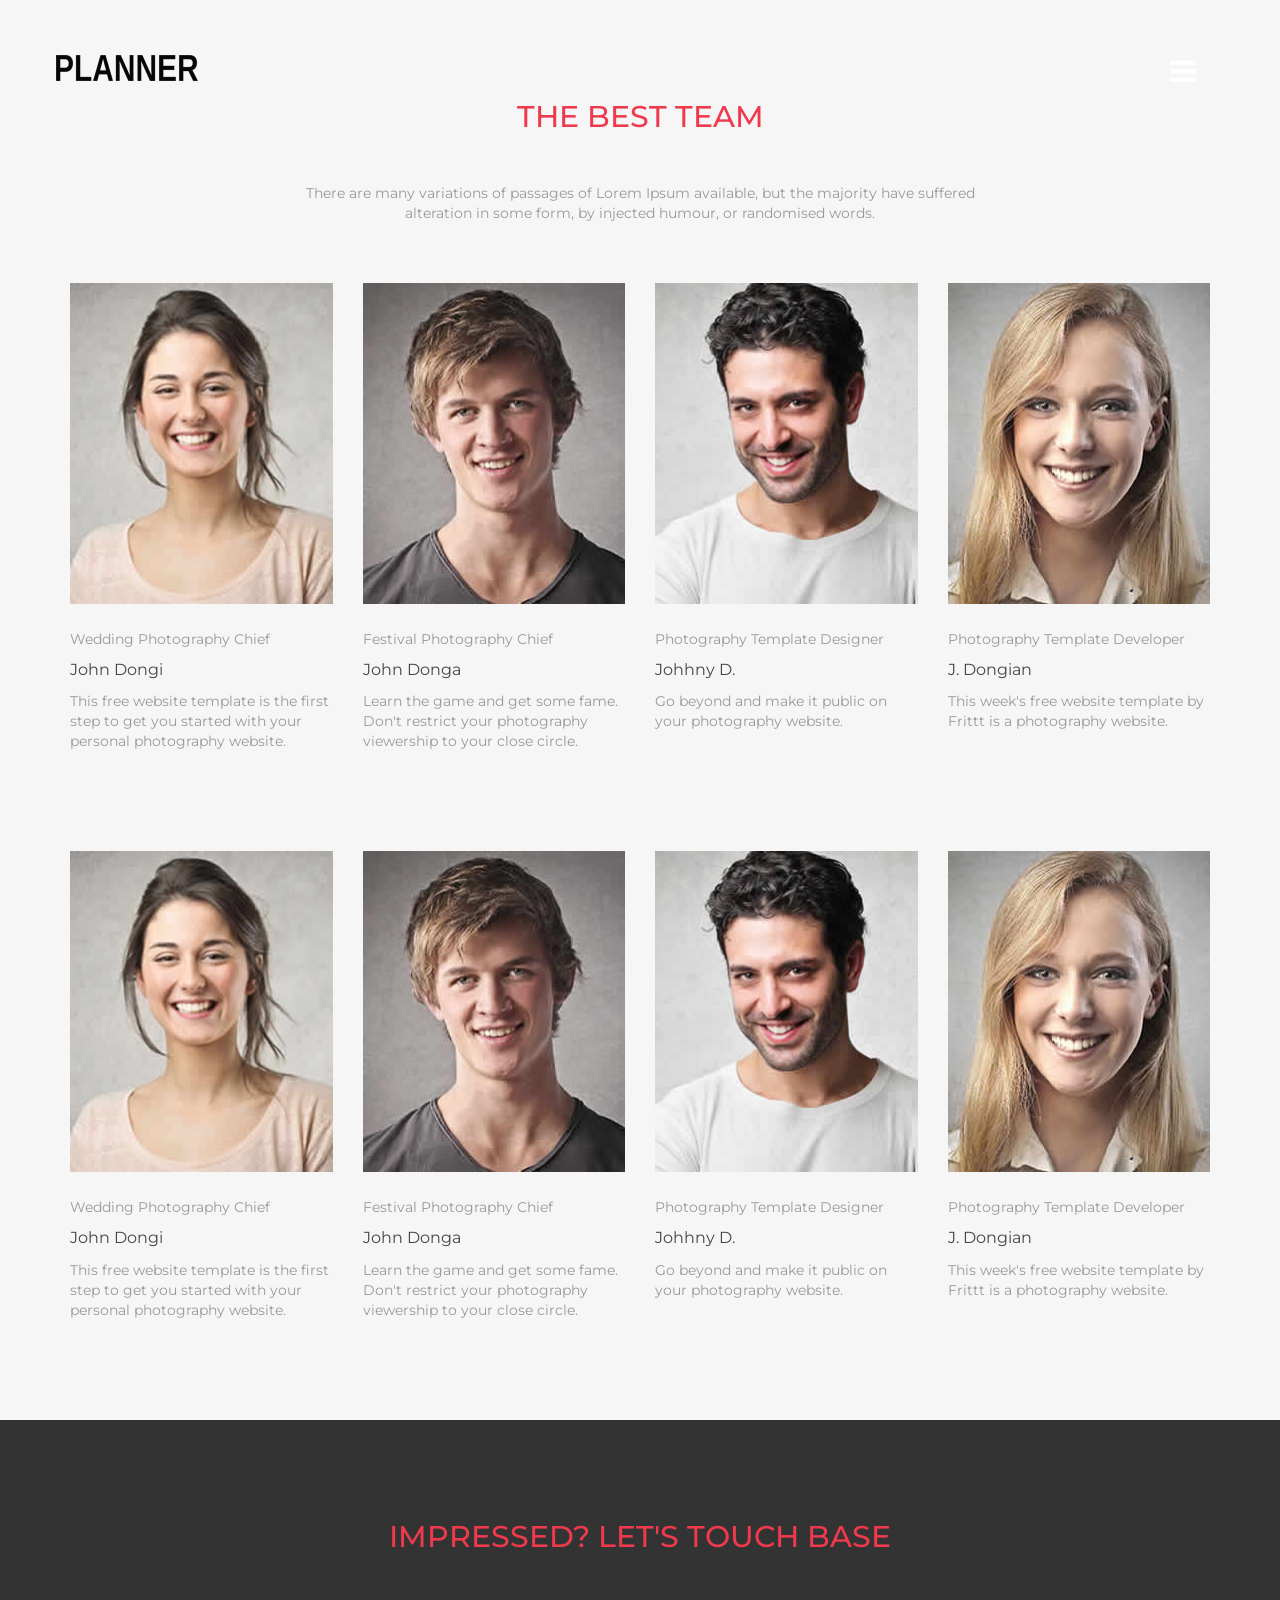
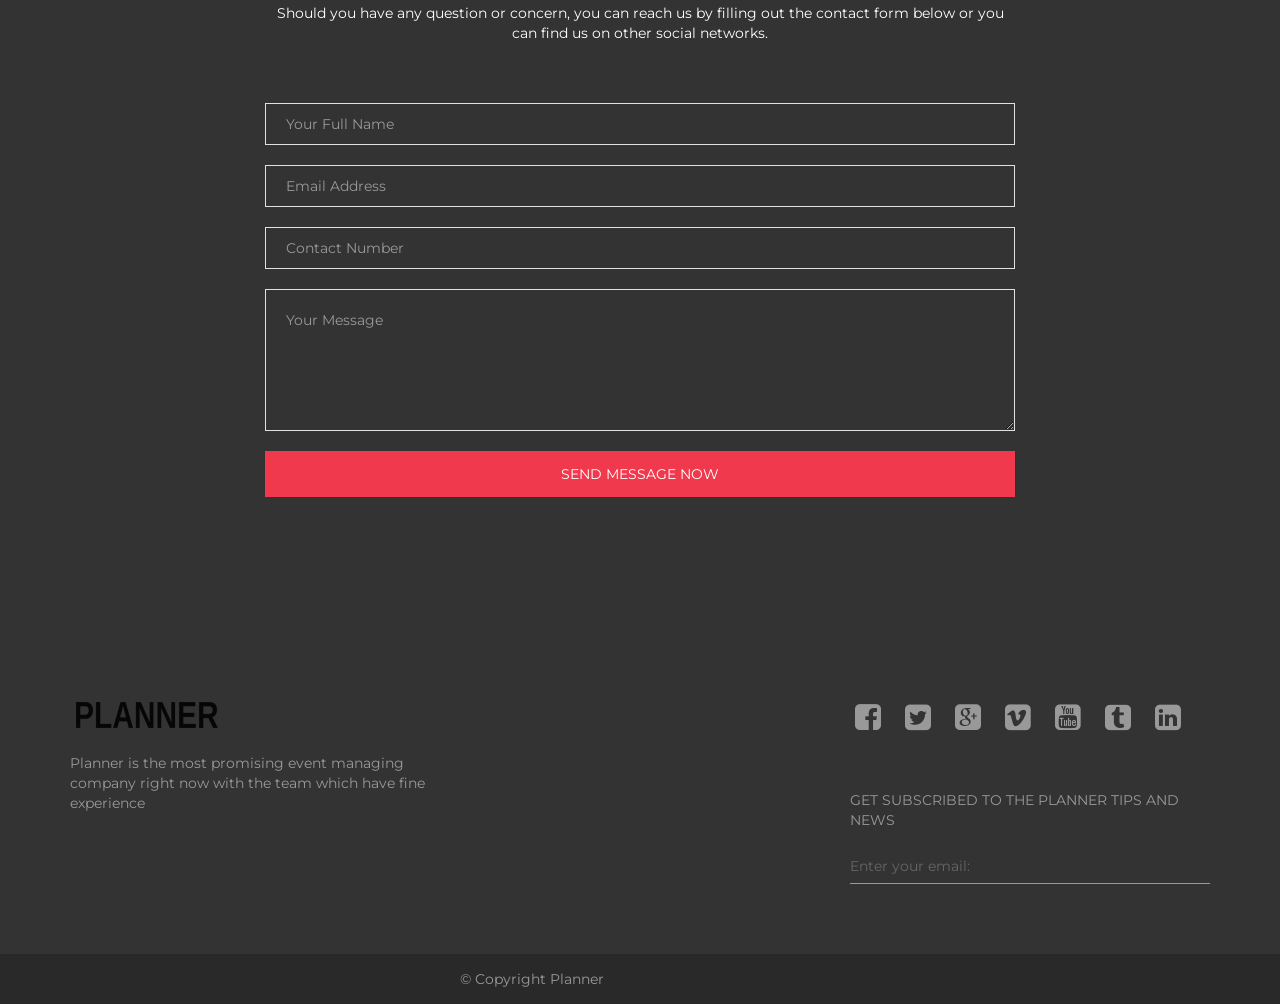
<file: team.html>
<!DOCTYPE html>
<html lang="en">

<head>
  <meta charset="utf-8">
  <title>Planner</title>
  <meta name="viewport" content="width=device-width, initial-scale=1.0">
  <meta name="description" content="A free responsive photography html website template by Frittt Templates">
  <meta name="author" content="FritttTemplates">
  
  <!-- FAVICON --> 
  
  <link rel="apple-touch-icon" sizes="57x57" href="favicons/apple-touch-icon-57x57.png">
  <link rel="apple-touch-icon" sizes="60x60" href="favicons/apple-touch-icon-60x60.png">
  <link rel="apple-touch-icon" sizes="72x72" href="favicons/apple-touch-icon-72x72.png">
  <link rel="apple-touch-icon" sizes="76x76" href="favicons/apple-touch-icon-76x76.png">
  <link rel="apple-touch-icon" sizes="114x114" href="favicons/apple-touch-icon-114x114.png">
  <link rel="apple-touch-icon" sizes="120x120" href="favicons/apple-touch-icon-120x120.png">
  <link rel="apple-touch-icon" sizes="144x144" href="favicons/apple-touch-icon-144x144.png">
  <link rel="apple-touch-icon" sizes="152x152" href="favicons/apple-touch-icon-152x152.png">
  <link rel="apple-touch-icon" sizes="180x180" href="favicons/apple-touch-icon-180x180.png">
  <link rel="icon" type="img/png" href="favicons/favicon-32x32.png" sizes="32x32">
  <link rel="icon" type="img/png" href="favicons/favicon-96x96.png" sizes="96x96">
  <link rel="icon" type="img/png" href="favicons/android-chrome-192x192.png" sizes="192x192">
  <link rel="icon" type="img/png" href="favicons/favicon-16x16.png" sizes="16x16">
  <link rel="manifest" href="favicons/manifest.json">
  <link rel="shortcut icon" href="favicons/favicon.ico">
  <meta name="msapplication-config" content="favicons/browserconfig.xml">
  
  <!-- CSS -->

  <link rel="stylesheet" href="css/bootstrap.min.css">
  <link rel="stylesheet" href="css/font-awesome.min.css">
  <link rel="stylesheet" href="css/animate.min.css">
  <link rel="stylesheet" href="css/responsive.css">
  <link rel="stylesheet" href="css/jquery.bxslider.css">
  <link rel="stylesheet" href="css/jPushMenu.css">
  <link rel="stylesheet" href="css/lightbox.css">
  <link rel="stylesheet" href="css/main.css">

 <!--[if lt IE 9]>
    <script src="js/html5shiv.js"></script>
    <script src="js/respond.min.js"></script>
  <![endif]-->

</head> <!-- head -->
<body>
	                                                      
	<!-- ============== start wrapper  ============== -->
	<div id="wrapper">
		<!-- main-nav -->
		<div class="main-nav">
			<div class="logo-left">
				<a data-scroll href="#home">
					<img src="img/logo1.png" alt="logo">
				</a>
			</div>
			<div class="menu-button toggle-menu menu-right push-body">
				<button><i class="fa fa-bars"></i></button>
			</div>
		</div> <!-- //end main-nav -->

		<!--=========================
			Start area for Menu 
		============================== -->
		<nav id="main-navigation" class="nav-menu nav-menu-vertical nav-menu-right">
			<ul class="list-inline">
				<li ><a href="index.html">home</a></li>
				<li><a href="about.html">about</a></li>
				<li><a href="service.html">Our Services</a></li>
				<li><a href="management.html">Management</a></li>
				<li><a href="gallery1.html">Gallery</a></li>
				<li class="current"><a href="team.html">The Team</a></li>
				
				
				<li><a href="contact.html">Contact</a></li>
			</ul>
		</nav>
		<!-- End of menu area -->


		<!-- ============== start home section  ============== -->
		<section id="home">
			<div id="home-slider" class="carousel slide in" data-ride="carousel">
			  <!-- Indicators -->
			

		      <div class="carousel-inner">
		        <div class="item active" style="background-image: url(img/slider/001.jpg)">
		        	<div class="col-sm-offset-1 caption caption-wide">
		        		<h1 class="main-title wow fadeInUp" data-wow-delay=".25s "><br/>Our<br/>Best<br/>Team</h1>

		        	
		        	</div>
		        </div><!-- //item -->
		        <!-- //item -->
		      </div>
		    </div>
		</section>

			<section id="teams" class="ptb100">
			<div class="container">
				<h3 class="section-title wow fadeInDown">The Best Team</h3>
				<p class="section-info col-sm-8 col-sm-offset-2 wow fadeInDown" data-wow-dealy=".25s">
					There are many variations of passages of Lorem Ipsum available, but the majority have suffered alteration in some form, by injected humour, or randomised words.
				</p>
				<div class="clearfix"></div>

				<div class="row">
					<div class="col-lg-3 col-sm-6 col-xs-12 team-member wow fadeInDown" data-wow-delay=".25s">
						<div class="content">
							<figure class="member-pic">
								<img src="img/team/01.jpg" alt="team-member" class="img-100p">
								<figcaption class="caption">
									<div class="color-overlay overflow-content-full">
										<ul class="social-icon horizontal-vertical-center list-inline">
											<li><a href="#"><i class="fa fa-facebook-official "></i></a></li>
											<li><a href="#"><i class="fa fa-twitter-square"></i></a></li>
											<li><a href="#"><i class="fa fa-google-plus-square "></i></a></li>
										</ul>
									</div>
								</figcaption>
							</figure>
							<div class="member-info">
								<p class="position">Wedding Photography Chief</p>
								<p class="name">John Dongi</p>
								<p>
									This free website template is the first step to get you started with your personal photography website. 
								</p>
							</div>
						</div>
					</div>
					<div class="col-lg-3 col-sm-6 col-xs-12 team-member wow fadeInDown" data-wow-delay=".45s">
						<div class="content">
							<figure class="member-pic">
								<img src="img/team/02.jpg" alt="team-member" class="img-100p">
								<figcaption class="caption">
									<div class="color-overlay overflow-content-full">
										<ul class="social-icon horizontal-vertical-center list-inline">
											<li><a href="#"><i class="fa fa-facebook-official "></i></a></li>
											<li><a href="#"><i class="fa fa-twitter-square"></i></a></li>
											<li><a href="#"><i class="fa fa-google-plus-square "></i></a></li>
										</ul>
									</div>
								</figcaption>
							</figure>
							<div class="member-info">
								<p class="position">Festival Photography Chief</p>
								<p class="name">John Donga</p>
								<p>
									Learn the game and get some fame. Don't restrict your photography viewership to your close circle. 
								</p>
							</div>
						</div>
					</div>
					<div class="col-lg-3 col-sm-6 col-xs-12 team-member wow fadeInDown" data-wow-delay=".65s">
						<div class="content">
							<figure class="member-pic">
								<img src="img/team/03.jpg" alt="team-member" class="img-100p">
								<figcaption class="caption">
									<div class="color-overlay overflow-content-full">
										<ul class="social-icon horizontal-vertical-center list-inline">
											<li><a href="#"><i class="fa fa-facebook-official "></i></a></li>
											<li><a href="#"><i class="fa fa-twitter-square"></i></a></li>
											<li><a href="#"><i class="fa fa-google-plus-square "></i></a></li>
										</ul>
									</div>
								</figcaption>
							</figure>
							<div class="member-info">
								<p class="position">Photography Template Designer</p>
								<p class="name">Johhny D.</p>
								<p>
									Go beyond and make it public on your photography website. 
								</p>
							</div>
						</div>
					</div>
					<div class="col-lg-3 col-sm-6 col-xs-12 team-member wow fadeInDown" data-wow-delay=".85s">
						<div class="content">
							<figure class="member-pic">
								<img src="img/team/04.jpg" alt="team-member" class="img-100p">
								<figcaption class="caption">
									<div class="color-overlay overflow-content-full">
										<ul class="social-icon horizontal-vertical-center list-inline">
											<li><a href="#"><i class="fa fa-facebook-official "></i></a></li>
											<li><a href="#"><i class="fa fa-twitter-square"></i></a></li>
											<li><a href="#"><i class="fa fa-google-plus-square "></i></a></li>
										</ul>
									</div>
								</figcaption>
							</figure>
							<div class="member-info">
								<p class="position">Photography Template Developer</p>
								<p class="name">J. Dongian</p>
								<p>
									This week's free website template by Frittt is a photography website. 
								</p>
							</div>
						</div>
					</div>
				</div> 
			</div> 
		</section> 

		<section id="teams" class="ptb100">
			<div class="container">
				<div class="clearfix"></div>

				<div class="row">
					<div class="col-lg-3 col-sm-6 col-xs-12 team-member wow fadeInDown" data-wow-delay=".25s">
						<div class="content">
							<figure class="member-pic">
								<img src="img/team/01.jpg" alt="team-member" class="img-100p">
								<figcaption class="caption">
									<div class="color-overlay overflow-content-full">
										<ul class="social-icon horizontal-vertical-center list-inline">
											<li><a href="#"><i class="fa fa-facebook-official "></i></a></li>
											<li><a href="#"><i class="fa fa-twitter-square"></i></a></li>
											<li><a href="#"><i class="fa fa-google-plus-square "></i></a></li>
										</ul>
									</div>
								</figcaption>
							</figure>
							<div class="member-info">
								<p class="position">Wedding Photography Chief</p>
								<p class="name">John Dongi</p>
								<p>
									This free website template is the first step to get you started with your personal photography website. 
								</p>
							</div>
						</div>
					</div>
					<div class="col-lg-3 col-sm-6 col-xs-12 team-member wow fadeInDown" data-wow-delay=".45s">
						<div class="content">
							<figure class="member-pic">
								<img src="img/team/02.jpg" alt="team-member" class="img-100p">
								<figcaption class="caption">
									<div class="color-overlay overflow-content-full">
										<ul class="social-icon horizontal-vertical-center list-inline">
											<li><a href="#"><i class="fa fa-facebook-official "></i></a></li>
											<li><a href="#"><i class="fa fa-twitter-square"></i></a></li>
											<li><a href="#"><i class="fa fa-google-plus-square "></i></a></li>
										</ul>
									</div>
								</figcaption>
							</figure>
							<div class="member-info">
								<p class="position">Festival Photography Chief</p>
								<p class="name">John Donga</p>
								<p>
									Learn the game and get some fame. Don't restrict your photography viewership to your close circle. 
								</p>
							</div>
						</div>
					</div>
					<div class="col-lg-3 col-sm-6 col-xs-12 team-member wow fadeInDown" data-wow-delay=".65s">
						<div class="content">
							<figure class="member-pic">
								<img src="img/team/03.jpg" alt="team-member" class="img-100p">
								<figcaption class="caption">
									<div class="color-overlay overflow-content-full">
										<ul class="social-icon horizontal-vertical-center list-inline">
											<li><a href="#"><i class="fa fa-facebook-official "></i></a></li>
											<li><a href="#"><i class="fa fa-twitter-square"></i></a></li>
											<li><a href="#"><i class="fa fa-google-plus-square "></i></a></li>
										</ul>
									</div>
								</figcaption>
							</figure>
							<div class="member-info">
								<p class="position">Photography Template Designer</p>
								<p class="name">Johhny D.</p>
								<p>
									Go beyond and make it public on your photography website. 
								</p>
							</div>
						</div>
					</div>
					<div class="col-lg-3 col-sm-6 col-xs-12 team-member wow fadeInDown" data-wow-delay=".85s">
						<div class="content">
							<figure class="member-pic">
								<img src="img/team/04.jpg" alt="team-member" class="img-100p">
								<figcaption class="caption">
									<div class="color-overlay overflow-content-full">
										<ul class="social-icon horizontal-vertical-center list-inline">
											<li><a href="#"><i class="fa fa-facebook-official "></i></a></li>
											<li><a href="#"><i class="fa fa-twitter-square"></i></a></li>
											<li><a href="#"><i class="fa fa-google-plus-square "></i></a></li>
										</ul>
									</div>
								</figcaption>
							</figure>
							<div class="member-info">
								<p class="position">Photography Template Developer</p>
								<p class="name">J. Dongian</p>
								<p>
									This week's free website template by Frittt is a photography website. 
								</p>
							</div>
						</div>
					</div>
				</div> 
			</div> 
		</section> 


				<section id="contact">
			<div class="map-content">
				<div id="gmap">
				</div>
			</div>
			<div class="color-overlay">
				<div class="container">
					<div class="row">
						<div class="col-md-8 col-sm-offset-2 form-content ptb100">
							<h3 class="section-title wow fadeInDown">Impressed? Let's touch base</h3>
							<p class="section-info wow fadeInDown" data-wow-delay=".25s">
								Should you have any question or concern, you can reach us by filling out the contact form below or you can find us on other social networks.
							</p>
							<div class="clearfix"></div>
							<form action="#" class="form wow fadeIn" data-wow-delay=".25s">
								<input type="text" class="form-control" placeholder="Your Full Name">
								<input type="text" class="form-control" placeholder="Email Address">
								<input type="text" class="form-control" placeholder="Contact Number">
								<textarea name="" class="form-control" cols="30" rows="5" placeholder="Your Message"></textarea>
								<a class="btn-block btn btn-submit text-uppercase">Send Message Now</a>
							</form>
						</div>
					</div> <!-- //row -->
				</div> <!-- //container -->
			</div>
		</section>
		<!-- ========= //End contact section ========= -->


		<!-- ============== Start footer ============== -->
		
		<section id="footer">

			<div class="container bottom-part">
				<div class="row">
					<div class="col-sm-4 left-part">
						<p class="footer-logo "><img src="img/logo1.png" alt="logo"></p><br/>
						<p>Planner is the most promising event managing company right now with the team which have fine experience </p>
					</div>
					<div class="col-sm-4 col-sm-offset-4">
						<ul class="social-icon-footer list-inline mtb50">
							<li><a href="#"><i class="fa fa-facebook-square"></i></a></li>
							<li><a href="#"><i class="fa fa-twitter-square"></i></a></li>
							<li><a href="#"><i class="fa fa-google-plus-square"></i></a></li>
							<li><a href="#"><i class="fa fa-vimeo-square"></i></a></li>
							<li><a href="#"><i class="fa fa-youtube-square"></i></a></li>
							<li><a href="#"><i class="fa fa-tumblr-square"></i></a></li>
							<li><a href="#"><i class="fa fa-linkedin-square"></i></a></li>
						</ul>
						<form action="#" class="form subscribe-form">
							<p class="text-uppercase mtb20">get subscribed to the planner tips and news</p>
							<input type="email" class="form-control" placeholder="Enter your email:">
						</form>
					</div>
				</div> <!-- //row -->
			</div> <!-- //container -->

			<!-- copyright -->
			<div class="copyright">
				<div class="container">
					<div class="row">
						<div class="col-sm-6 col-sm-offset-4">
							<p class="info">
								&copy; <a href="#temp" target="_blank"></a>Copyright Planner
							</p>
						</div>
					</div> <!-- //row -->
				</div> <!-- //container -->
			</div> <!-- //end copyright -->
		</section>
		<!-- ========= //End footer ========= -->

	</div> <!-- //end wrapper -->

  <script src="js/jquery.min.js"></script>
  <script src="js/bootstrap.min.js"></script>
  <!-- loader -->
  <script src="js/loader.min.js"></script>
  <script src="js/preloader.js"></script>
  <!-- animation effects -->
  <script src="js/wow.min.js"></script>
  <!-- count-down -->
  <script src="js/jquery.inview.min.js"></script>
  <script src="js/jquery.counterup.min.js"></script>
  <!-- content slider -->
  <script src="js/jquery.bxslider.min.js"></script>
  <!-- google maps -->
  <script type="text/javascript" src="http://maps.google.com/maps/api/js?sensor=true"></script>
  <script src="js/gmaps.js"></script>
  <script src="js/init-map.js"></script>
  <!-- pushmenu -->
  <script src="js/jPushMenu.js"></script>
  <!-- smooth navigation -->
  <script src="js/mousescroll.js"></script>
  <script src="js/jquery.nav.js"></script>
  <!-- filter portfolio & lightbox -->
  <script src="js/jquery.isotope.min.js"></script>
  <script src="js/lightbox.min.js"></script>
  <!-- smooth scrool -->
  <script src="js/smoothscroll.js"></script>
  <!-- custom js -->
  <script src="js/app.js"></script>
  
</body>

</html>
</file>
<file: css/responsive.css>
/*==========  Non-Mobile First Method  ==========*/
	
    /* Large Devices, Wide Screens */
    @media only screen and (min-width : 1450px) {
		.menu-active {
		  left: 80% !important;
		}
    }

    @media only screen and (max-width : 1200px) {
		.menu-active {
		  left: 70% !important;
		}
		#our-clients li.each-client{
			width: 33.33% !important;
		}
    }

    /* Medium Devices, Desktops */
    @media only screen and (max-width : 992px) {
    	.menu-active {
		  left: 65% !important;
		}
		.caption .main-title{
			font-size: 60px !important;
			margin-bottom: 15px !important;
		}
		.caption .sub-title{
			font-size: 30px !important;
			margin-bottom: 50px !important; 
		}
		.home-slider .slider-button{
			font-size: 14px !important;
		}
		.feature-item{
			margin-bottom: 30px;
		}
		#expertise .col-xs-height {
			display: block;
		}
		#expertise .content-part{
			display: none;  	
		}
		#expertise .info-part{
			padding-right: 15px !important;
		}
		#blog-details .social-icon{
			text-align: left;
		}
    }	

    /* Small Devices, Tablets */
    @media only screen and (max-width : 768px) {
		.logo-left{
    		left: 50px !important;
    	}
    	.menu-button{
    		left: 85% !important;
    	}
    	.menu-active {
		  	left: 55% !important;
		}
		.caption .main-title{
			font-size: 40px !important;
			margin-bottom: 10px !important;
		}
		.caption .sub-title{
			font-size: 20px !important;
			margin-bottom: 30px !important; 
		}
		#our-clients li.each-client{
			width: 50% !important;
		}
    	#features .header-content .title{
    		margin-bottom: 30px;
    	}
		.isotope .isotope-item{
			width: 100%;
		}
		.achievment-item .content .caption{
			width: 100%;
		}
		#count-down .counter-content .each-counter{
			margin-bottom: 30px;
		}
		.team-member .content{
			margin-bottom: 30px;
		}
		#latest-blog .each-post{
			margin-bottom: 50px;
		}
		#client-feedback .custom-control #slider-prev{
			left: 20px !important;
		}
		#client-feedback .custom-control #slider-next{
			right: 20px !important;
		}
		.comments-form form input,
		.comments-form form textarea{
			margin-bottom: 20px;
		}
		#footer .bottom-part .left-part{
			margin-bottom: 30px;
		}
    }
	
	/*other Devices*/
	 @media only screen and (max-width : 600px) {
    	.menu-active {
		  	left: 45% !important;
		}
		#our-clients li.each-client{
			width: 100% !important;
		}
	}
    /* Extra Small Devices, Phones */ 
    @media only screen and (max-width : 480px) {
    	.logo-left{
    		left: 20px !important;
    	}
		.menu-active {
		  left: 30% !important;
		}
    }

    /* Custom, iPhone Retina */ 
    @media only screen and (max-width : 320px) {
        
    }
</file>
<file: css/jPushMenu.css>
/* General styles for all menus */
.nav-menu {
    background: #47a3da;
    position: fixed;
}

.nav-menu h3 {
    color: #afdefa;
    font-size: 1.9em;
    padding: 20px;
    margin: 0;
    font-weight: 300;
    background: #0d77b6;
}

.nav-menu a {
    display: block;
    color: #fff;
    font-size: 1.1em;
    font-weight: 300;
}

.nav-menu a:hover {
    background: #258ecd;
}

.nav-menu a:active {
    background: #afdefa;
    color: #47a3da;
}

/* Orientation-dependent styles for the content of the menu */
.nav-menu-vertical {
    width: 240px;
    height: 100%;
    top: 0;
    z-index: 1000;
    overflow-y: scroll;
}

.nav-menu-vertical a {
    border-bottom: 1px solid #258ecd;
    padding: 1em;
}

.nav-menu-horizontal {
    width: 100%;
    height: 150px;
    left: 0;
    z-index: 1000;
    overflow: hidden;
}

.nav-menu-horizontal h3 {
    height: 100%;
    width: 20%;
    float: left;
}

.nav-menu-horizontal a {
    float: left;
    width: 20%;
    padding: 0.8em;
    border-left: 1px solid #258ecd;
}

/* Vertical menu that slides from the left or right */
.nav-menu-left {
    left: -240px;
}

.nav-menu-right {
    right: -240px;
}

.nav-menu-left.menu-open {
    left: 0px;
}

.nav-menu-right.menu-open {
    right: 0px;
}

/* Horizontal menu that slides from the top or bottom */

.nav-menu-top {
    top: -150px;
}

.nav-menu-bottom {
    bottom: -150px;
}

.nav-menu-top.menu-open {
    top: 0px;
}

.nav-menu-bottom.menu-open {
    bottom: 0px;
}

/* Push classes applied to the body */
.push-body {
    overflow-x: hidden;
    position: relative;
    left: 0;
}

.push-body-toright {
    left: 240px;
}

.push-body-toleft {
    left: -240px;
}

/* Transitions */
.nav-menu,
.push-body {
    -webkit-transition: all 0.3s ease;
       -moz-transition: all 0.3s ease;
            transition: all 0.3s ease;
}

/* Example media queries */
@media screen and (max-width: 55.1875em) {
    .nav-menu-horizontal {
        font-size: 75%;
        height: 110px;
    }

    .nav-menu-top {
        top: -110px;
    }

    .nav-menu-bottom {
        bottom: -110px;
    }
}

@media screen and (max-height: 26.375em) {
    .nav-menu-vertical {
        font-size: 90%;
        width: 190px;
    }

    .nav-menu-left,
    .push-body-toleft {
        left: -190px;
    }

    .nav-menu-right {
        right: -190px;
    }

    .push-body-toright {
        left: 190px;
    }
}
</file>
<file: css/main.css>
/**
Template Name: Photography Website Template
Version: 1.0
Author: Frittt Templates
Url: https://www.Frittt.com
*/


/*==================================
=            Typography            =
==================================*/
@import url(http://fonts.googleapis.com/css?family=Montserrat:400,700);

body{
	background-color: #fff;
	font-size: 14px;
	color: black;
	font-family: 'Montserrat', sans-serif;
	font-weight: 400;
}
::selection{
	background: rgba(89,111,255,.8);
	color: #fff;
}	
::-moz-selection{
	background: rgba(89,111,255,.8);
	color: #fff;
}	
ul, ol{
	margin: 0;
	padding: 0;
}
li{
	list-style: none;
}
ul.list-inline{
	margin-left: 0;
}
h1,h2,h3,h4,h5,h6,p{
	margin: 0;
}
p{
	font-size: 14px;
	color: #999999;
}
a{
	color: #999999;
	-webkit-transition: background .3s, color .3s;
	transition: background .3s, color .3s;
}
a:hover{
	outline: none;
	text-decoration: none;
	color: #000;
}
a:focus{
	outline: none;
	outline-offset: 0;
}
.btn{
	border-radius: 0;
}
.btn:focus{
	outline: none;
}
/*-----  End of Typography  ------*/



/*==================================
=            shortcodes            =
==================================*/

.mtb10{margin-bottom: 10px;}
.mtb20{margin-bottom: 20px;}
.mtb30{margin-bottom: 30px;}
.mtb40{margin-bottom: 40px;}
.mtb50{margin-bottom: 50px;}
.mtb60{margin-bottom: 60px;}
.mtb70{margin-bottom: 70px;}
.mtb80{margin-bottom: 80px;}
.mtb90{margin-bottom: 90px;}
.mtb100{margin-bottom: 100px;}

.ptb10{padding-bottom: 10px;}
.ptb20{padding-bottom: 20px;}
.ptb30{padding-bottom: 30px;}
.ptb40{padding-bottom: 40px;}
.ptb50{padding-bottom: 50px;}
.ptb60{padding-bottom: 60px;}
.ptb70{padding-bottom: 70px;}
.ptb80{padding-bottom: 80px;}
.ptb90{padding-bottom: 90px;}
.ptb100{padding-bottom: 100px;}

.ptt10{padding-top: 10px;}
.ptt20{padding-top: 20px;}
.ptt30{padding-top: 30px;}
.ptt40{padding-top: 40px;}
.ptt50{padding-top: 50px;}
.ptt60{padding-top: 60px;}
.ptt70{padding-top: 70px;}
.ptt80{padding-top: 80px;}
.ptt90{padding-top: 90px;}
.ptt100{padding-top: 100px;}

.img-100p{
	width: 100%;
}
.overflow{
	overflow: hidden;
}
.no-padding{
	padding:0
}
.no-margin{
	margin:0
}
.section-title{
	font-size: 30px;
	text-transform: uppercase;
	margin-top: 100px;
	margin-bottom: 50px;
	text-align: center;
	color: #F0394C;
}
.section-info{
	margin-bottom: 60px;
	text-align: center;
}
.horizontal-center{
	position: absolute;
	left: 50%;
	-webkit-transform: translateZ(-50%);
	transform: translateZ(-50%);	
}
.vertical-center{
	position: absolute;
	top: 50%;
	-webkit-transform: translateY(-50%);
	transform: translateY(-50%);
}
.horizontal-vertical-center{
	position: absolute;
	top: 50%;
	left: 50%;
	-webkit-transform: translate(-50%, -50%);
	transform: translate(-50%, -50%);	
}
.overflow-content-full{
	position: absolute;
	top: 0;
	left: 0;
	width: 100%;
	height: 100%;
}
/*-----  End of shortcodes  ------*/



/*==============================
=            Loader            =
==============================*/
.loader-running #wrapper { 
	opacity: 0; 
}
.loader { 
	-webkit-pointer-events: none;
	 pointer-events: none;
	 -webkit-user-select: none;
	 user-select: none;
}
.loader-inactive { 
	display: none;
}

.loader .loader-progress { 
	background-color: #F0394C;
	position: fixed;
	z-index: 2000;
	top: 50%;
	left: 0;
	height: 6px;
	overflow: hidden;
	-webkit-transition: width 1s;
	transition: width 1s;
 }
.loader .loader-progress-inner { 
	position: absolute;
	top: 0;
	left: 0;
	right: -32px;
	bottom: 0;
	background-image: -webkit-linear-gradient(45deg, rgba(255, 255, 255, 0.2) 25%, transparent 25%, transparent 50%, rgba(255, 255, 255, 0.2) 50%, rgba(255, 255, 255, 0.2) 75%, transparent 75%, transparent);
	background-image: linear-gradient(45deg, rgba(255, 255, 255, 0.2) 25%, transparent 25%, transparent 50%, rgba(255, 255, 255, 0.2) 50%, rgba(255, 255, 255, 0.2) 75%, transparent 75%, transparent);
	-webkit-background-size: 32px 32px;
	background-size: 32px 32px; 
	-webkit-animation: pace-stripe-animation 500ms linear infinite;
	animation: pace-stripe-animation 500ms linear infinite;
}



/*============================
=            menu            =
============================*/
.main-nav{
	position: fixed;
	top: 0;
	left: 0;
	width: 100%;
	height: 100px;
	z-index: 999;
	-webkit-transition: all .5s ease-in-out;
	transition: all .5s ease-in-out;
}
.main-nav-change .logo-left,
.main-nav-change .menu-button{
	top: 20px !important;
}
.main-nav-change{
	background: rgba(240, 57, 76, 0.95);/* #F0394C*/;
	height: 80px;
}
.logo-left{
	position: absolute;
	top: 50px;
	left: 50px;
	z-index: 1;
	-webkit-transition: top .5s ease-in-out;
	transition: top .5s ease-in-out;
}
.menu-button{
	position: fixed;
	left: 90%;
	text-align: right;
	top: 50px;
	z-index: 16;
	width: 50px;
	-webkit-transition: top .5s ease-in-out, left .5s;
	transition: top .5s ease-in-out, left .5s;
}
.menu-active {
  left: 75%;
}
.menu-button button {
  background: rgba(0, 0, 0, 0) none repeat scroll 0 0;
  border: none;
  color: #fff;
  font-size: 30px;
}
.menu-button button:focus{
	outline: none;
}
.nav-menu {
  background: #171717 none repeat scroll 0 0;
  padding-top: 50px;
}
.nav-menu li{
	display: block;
	padding:0;
	margin: 0;
}
.nav-menu a {
  color: #c4c4c4;
  border: none;
  padding: 15px 25px;
  text-transform:uppercase;
}
.nav-menu a:hover,
.nav-menu .current a{
  color: #fff;
  background-color: #F0394C;
  text-decoration:none;
}
/*-----  End of menu  ------*/



/*===================================
=            home-slider            =
===================================*/
#home-slider {
  overflow: hidden;
  position: relative;
}
#home-slider .item{

	-webkit-background-size: cover;
	background-size: cover;
}
#home-slider .caption {
  position: absolute;
  top: 50%;
  margin-top: -104px;
  left: 50px;
  right: 0;
  text-align: left;
  text-transform: uppercase;
  z-index: 15;
  font-size: 18px;
  font-weight: 300;
  color: #fff;
}
#home-slider .caption-wide{margin-top: -204px;}
#home-slider .caption .main-title {
  color: crimson;
  font-size: 90px;
  font-weight: 700;
  margin-bottom: 20px;
}
#home-slider .caption .sub-title{
	font-size: 40px;
	    color: crimson;
	text-transform: uppercase;
}
.caption .btn-start {
  color: #fff;
  font-weight: 400;
  font-size: 18px;
  padding: 10px 15px;
  border: 1px solid #fff;
  border-radius: 0;
  margin-top: 60px;
  position: relative;
  overflow: hidden;
}
.caption .btn-start:hover{
	color: #F0394C;
	background:#fff;
	}

#home-slider .carousel-indicators .active{
	height: 10px;
}
#home-slider .carousel-indicators li{
	width: 45px;
	height: 8px;
	border: 1px solid #fff;
}

.navbar-right li a {
  color: #fff;
  text-transform: uppercase;
  font-size: 14px;
  font-weight: 600;
  padding-top: 30px;
  padding-bottom: 30px;
}

.navbar-right li.active a {
  background-color: rgba(0,0,0,.2);
}

.navbar-brand h1 {
  margin-top: 5px;
}
/*-----  End of home-slider  ------*/



/*================================
=            features            =
================================*/

#features{
	margin-top: 20px;
	padding-top: 100px;
	margin-bottom: 100px;
}
#features .header-content .title{
	font-size: 40px;
	color: #000;
}
#features .header-content .info{
	font-size: 16px;
	color: #363636;
}
.feature-item .content{
	background: #fbe6ec;
    box-shadow: 1px 1px 40px 1px lightslategray;
    border-radius: 10px;
	padding: 40px;
	-webkit-transition: all .3s;
	transition: all .3s;
}
.feature-item .content .icon{
	font-size: 80px;
	color: #F0394C;
	margin-bottom: 30px;
	line-height: 100%;
}
.feature-item .content .title{
	font-size: 20px;
	color: #F0394C;
	margin-bottom: 40px;
	text-transform: uppercase;	
}
.feature-item .content:hover{
	background-color: #F0394C; 
	-webkit-transform: translateY(-10px);
	transform: translateY(-10px);
}
.feature-item .content:hover .icon,
.feature-item .content:hover .title,
.feature-item .content:hover .info{
	color: #fff;
}
/*-----  End of features  ------*/



/*=================================
=            courses            =
=================================*/

#courses{
	background: url(../img/bg/04.jpg);
	-webkit-background-size: cover;
	background-size: cover;
	background-attachment: fixed;
}
#courses .color-overlay{
	width: 100%;
	height: 100%;
	background: rgba(16,19,38,.8);
}
#courses .section-title{
	color: #fff;
	margin-bottom: 100px;
}
#courses .info-part{
	padding-right: 40px;
}
#courses .each-courses{
	margin-bottom: 60px;
}
.each-courses .title{
	font-size: 18px;
	text-transform: uppercase;
	color: #fff;
	margin-bottom: 20px;
	-webkit-transition: all .3s;
	transition: all .3s;
	
}
.each-courses .info{
	font-size: 16px;
	-webkit-transition: all .3s;
	transition: all .3s;
	
}
.timing{
	font-size: 12px;
	color: #fff;
	margin-top: 90px;
	-webkit-transition: all .3s;
	transition: all .3s;
	}

.timing.first{margin-top: 0px;}

.each-courses:hover{
	cursor: pointer;
}
.each-courses:hover .title{
	color: #F0394C;
}
.each-courses:hover .info{
	color: #fff;
}
#courses .content-part{
	position: relative;
	height: 100%;
	margin-left: 30px;
}
.content-part .active-image{
	position: absolute;
	top: 50%;
	left: 50%;
	-webkit-transform: translate(-50%, -50%);
	transform: translate(-50%, -50%);
}
.content-part .active-image img{
	width: 420px;
	height: 420px;
	border: 5px solid #F0394C;
	border-radius: 100%;
}
.content-part .active-image p{
	position: relative;
	padding: 15px;
}
.content-part .active-image p:before{
	content: "";
	position: absolute;
	top: 0;
	left: 0;
	width: 100%;
	height: 100%;
	border-radius: 100%;
	border: 1px solid #F0394C;
}
.content-part .active-thumb img{
	opacity: 1 !important;
}
.content-part .thumb-img img{
	width: 140px;
	height: 140px;
	border: 5px solid #F0394C;
	border-radius: 100%;
	opacity: .2;
	-webkit-transition: all .3s;
	transition: all .3s;
	
}
.content-part .thumb-img img:hover{
	opacity: 1;
}
.content-part .first-courses-img{
	position: absolute;
	top: 0;
	left: 0;
}
.content-part .second-courses-img{
	position: absolute;
	top: 0;
	right: 0;
}
.content-part .third-courses-img{
	position: absolute;
	bottom: 0;
	left: 0;
}
.content-part .fourth-courses-img{
	position: absolute;
	bottom: 0;
	right: 0;
}


/* columns of same height styles */
.row-full-height {
  height: 100%;
}
.col-full-height {
  height: 100%;
  vertical-align: middle;
}
.row-same-height {
  display: table;
  width: 100%;
  table-layout: fixed;
}
.col-xs-height {
  display: table-cell;
  float: none !important;
}
/*-----  End of courses  ------*/



/*===================================
=            portfolio            =
===================================*/
.portfolio-filter{
	margin-top: 20px;
}
.portfolio-filter li .active{
	color: #F0394C;
	text-decoration: none;
}
.portfolio-filter li a:hover{
	color: #F0394C;
}
.portfolio-item{
	margin-bottom: 30px;
}
.portfolio-item .content{
	position: relative;
	-webkit-transition: all .3s;
	transition: all .3s;	
}
.portfolio-item .content figcaption{
	background-color: rgba(240, 57, 76, 0.8);
	color: #fff;
	opacity: 0;
	-webkit-transition: all .3s;
	transition: all .3s;
}
.portfolio-item .content figcaption p,
.portfolio-item .content figcaption a{
	color: #fff;
}
.portfolio-item .content .icon{
	-webkit-transform: translate(-50%, -50%) scale(0);
	transform: translate(-50%, -50%), scale(0);
	font-size: 34px;
	-webkit-transition: all .3s;
	transition: all .3s;	
}
.portfolio-item .content .caption{
	position: absolute;
	bottom: 0;
	left: 0;
	width: 100%;
	padding: 20px;
	-webkit-transition: all .5s;
	transition: all .5s;
}
.portfolio-item .content figcaption .title,
.portfolio-item .content figcaption .info{
	-webkit-transform: translateY(50%);
	transform: translateY(50%);
	-webkit-transition: all .3s;
	transition: all .3s;	
}
.portfolio-item .content .caption .title{
	margin-bottom: 15px;
	text-transform: uppercase;
}
.portfolio-item .content:hover figcaption{
	opacity: 1;
}
.portfolio-item .content:hover figcaption .icon{
	-webkit-transform: translate(-50%, -50%) scale(1);
	transform: translate(-50%, -50%) scale(1);
}
.portfolio-item .content:hover figcaption .caption{
	bottom: 0;
}
.portfolio-item .content:hover figcaption .title,
.portfolio-item .content:hover figcaption .info{
	-webkit-transform: translateY(0);
	transform: translateY(0);	
}
/**** Isotope CSS3 transitions ****/

.isotope,
.isotope .isotope-item {
  -webkit-transition-duration: 0.8s;
  transition-duration: 0.8s;
}

.isotope {
  -webkit-transition-property: height, width;
  transition-property: height, width;
}

.isotope .isotope-item {
  -webkit-transition-property: -webkit-transform, opacity;
  transition-property: transform, opacity;
}

/**** disabling Isotope CSS3 transitions ****/
.isotope.no-transition,
.isotope.no-transition .isotope-item,
.isotope .isotope-item.no-transition {
  -webkit-transition-duration: 0s;
  transition-duration: 0s;
}
/*-----  End of portfolio  ------*/



/*==================================
=            count-down            =
==================================*/

#count-down{
	background: url(../img/bg/01.jpg) no-repeat;
	-webkit-background-size: cover;
	background-size: cover;
	background-attachment: fixed;
}
#count-down .color-overlay{
	width: 100%;
	height: 100%;
	background: rgba(240, 57, 76, 0.7);
}
#count-down .section-title,
#count-down .counter-content p,
#count-down .counter-content span{
	color: #fff;
}
#count-down .section-title{
	font-size: 26px;
}
#count-down .counter-content .counter{
	font-size: 55px;
	margin-bottom: 30px;
}
#count-down .counter-content .title{
	font-size: 20px;
	text-transform: uppercase;
}
/*-----  End of count-down  ------*/



/*=============================
=            teams            =
=============================*/

#teams{
	background-color: #f6f6f6;
}
.team-member .member-pic{
	position: relative;
	overflow: hidden;
}
.team-member .caption .color-overlay{
	background: rgba(240, 57, 76, 0.7);
	left: 100%;
	opacity: 0;
	-webkit-transition: all .3s;
	transition: all .3s;
}
.team-member .caption .social-icon{
	text-align: center;
	left: -100%;
	-webkit-transition: all .3s;
	transition: all .3s;
	-webkit-transition-delay: .25s;
	transition-delay: .25s;
	opacity: 0;
}
.team-member .caption .social-icon a{
	color: #fff;	
	font-size: 26px;	
}
.team-member .caption .social-icon li{
	margin-right: 10px;
	text-align: center;	
}
.team-member .caption .social-icon li:last-child{
	margin-right: 0;
}
.team-member .member-pic:hover .color-overlay{
	left: 0;
	opacity: 1;
}
.team-member .member-pic:hover .social-icon{
	left: 50%;
	opacity: 1;
	-webkit-transition-delay: .25s;
	transition-delay: .25s;
}
.team-member .member-info .position{
	margin-top: 25px;
}
.team-member .member-info .name{
	font-size: 16px;
	color: #454545;
	margin-top: 10px;
	margin-bottom: 10px;
}
/*-----  End of teams  ------*/



/*===================================
=            latest-blog            =
===================================*/

.each-post .date{
	text-transform: uppercase;
	margin-top: 30px;
	margin-bottom: 20px;
}
.each-post .headline{
	margin-bottom: 30px;
	font-size: 22px;
}
.each-post .headline a{
	color: #454545;
}
.each-post .headline a:hover{
	color: #F0394C;
}
.read-more-button{
	margin-top: 80px;
	font-size: 16px;
}
.read-more-button a{
	position: relative;
	padding: 20px;
	display: inline-block;
}

.read-more-button a:hover{
	color: #F0394C;
}

/*-----  End of latest-blog  ------*/



/*=======================================
=            client-feedback            =
=======================================*/
#client-feedback{
	background: url(../img/bg/02.jpg);
	-webkit-background-size: cover;
	background-size: cover;
	background-attachment: fixed;
}
#client-feedback .color-overlay{
	width: 100%;
	height: 100%;
	background: rgba(16,19,38,.9);
}
#client-feedback .main-content{
	position: relative;
}
#client-feedback .custom-control a{
	color: #fff;
	font-size: 40px;
}
#client-feedback .custom-control #slider-prev,
#client-feedback .custom-control #slider-next{
	position: absolute;
	top: 50%;
	-webkit-transform: translateY(-50%);
	transform: translateY(-50%);
	z-index: 999;
	font-size: 40px;
}	
#client-feedback .custom-control #slider-prev{
	left: 0;
}
#client-feedback .custom-control #slider-next{
	right: 0;
}
#client-feedback .bx-wrapper .bx-viewport{
	width: 80% !important;
	margin:0 auto !important;
	height: auto !important;
	box-shadow: none;
	border: 10px solid transparent;
	background: none;	
	text-align: center;
}
#client-feedback .main-content p{
	color: #fff;
	font-size: 18px;
}
#client-feedback .main-content .client-name a{
	color: #fff;
	font-size: 16px;
}
#client-feedback .client-name{
	margin-top: 40px;
}
/*-----  End of client-feedback  ------*/



/*===================================
=            our-clients            =
===================================*/
#our-clients img{
	-webkit-filter: grayscale(100%);
	filter: grayscale(100%);
	opacity: .5;
	-webkit-transition: all .3s;
	transition: all .3s;	
}
#our-clients li.each-client{
	width: 20%;
	float: left;
	margin-bottom: 20px;
}
#our-clients li.each-client:last-child{
	padding-right: 0;
}
#our-clients li.each-client:hover img{
	-webkit-filter: grayscale(0%);
	filter: grayscale(0%);
	opacity: 1;
}
/*-----  End of our-clients  ------*/



/*========================================
=            latest-list-page            =
========================================*/
.blog-list .main-nav {
	background: rgba(89,111,255,.8);
	height: 80px;
}
.blog-list .logo-left,
.blog-list .menu-button{
	top: 20px !important;
}
#breadcrumbs{
	background: url(../img/blog/blog-list/breadcrumbs.jpg);
	-webkit-background-size: cover;
	background-size: cover;
}
#breadcrumbs .color-overlay{
	width: 100%;
	height: 100%;
	background-color: rgba(0,0,0,.5);
	padding-top: 180px;
	padding-bottom: 120px;	
}
#breadcrumbs .title{
	font-size: 50px;
	color: #fff;
	text-align: center;
	text-transform: uppercase;	
}
#latest-blog .each-post{
	margin-bottom: 60px;
}
#latest-blog .each-post .headline{
	margin-top: 40px;
	margin-bottom: 20px;
	font-size: 30px;
}
.info-data{
	color: #999999;
	margin-bottom: 30px;
}
.info-data li{
	margin-right: 20px;
}
.info-data li:last-child{
	margin-right: 0;
}
#latest-blog .each-post .blog-img img{
	-webkit-transition: all .3s;
	transition: all .3s;
}
#latest-blog .each-post:hover .blog-img img{
	opacity: .5;
}
#latest-blog .pagination>li>a{
	font-size: 16px;
	color: #999999;
	border-color: #999999;
}
#latest-blog .pagination>li:first-child>a,
#latest-blog .pagination>li:last-child>a{
	border-radius: 0;
}
#latest-blog .pagination>li:hover a,
#latest-blog .pagination>li.active a{
	background-color: #F0394C;
	border-color: #F0394C;
	color: #fff;
}
/*-----  End of latest-blog-page  ------*/



/*====================================
=            blog-details            =
====================================*/
#blog-details .headline{
	font-weight: bold;
	margin-top: 40px;
	margin-bottom: 50px;
}
#blog-details .info{
	font-size: 16px;
	color: #454545;
	border-bottom: 1px solid #e9e9e9;
}
#blog-details .info p{
	margin-bottom: 40px;
}
#blog-details .info p:last-child{
	margin-bottom: 0;
}
#blog-details .social-icon{
	color: #999999;
}
#blog-details a:hover{
	color: #F0394C;
}
/*comments content*/
.comments{
	overflow: hidden;
	margin-top: 100px;
}
.comments .title{
	border-bottom: 1px solid #ebebeb;
	font-size: 16px;
}
.comments-content{
	padding: 60px 40px;
	background-color: #fafafa;
}
.comments-content .comments-list .media-left{
	padding-right: 20px;
}
.comments-content .media-heading{
	font-size: 16px;
}
.comments-content img{
	-webkit-transition: opacity .3s;
	transition: opacity .3s;
	
}
.comments-content img:hover{
	opacity: .6;
}
.comments-content .date{
	font-size: 14px;
	margin-top: 20px;
	margin-bottom: 30px;
}
.comments-content .reply-arrow{
	margin: 25px 0;
	display: block;
}
/*comments-form*/
.comments-form form input,
.comments-form form textarea{
	border-radius: 0;
	border: 1px solid #f2f2f2;
	box-shadow: none;
	padding: 20px;
}
.comments-form form input:focus,
.comments-form form textarea:focus{
	border-color: #F0394C;
	-webkit-box-shadow: none;
	box-shadow: none;
}
.comments-form .textarea{
	margin: 20px 0;
}
.submit-button .btn-primary{
	background-color: #F0394C;
	border: none;
	padding: 15px 20px;
}
.submit-button .btn-primary:focus{
	outline: none;
}
/*-----  End of comments section  ------*/

/*-----  End of blog-details  ------*/


/*===============================
=            join-us            =
===============================*/

#join-us{
	background: url(../img/bg/03.jpg);
	-webkit-background-size: cover;
	background-size: cover;
	background-attachment: fixed;
}
#join-us .color-overlay{
	width: 100%;
	height: 100%;
	background-color: rgba(255,255,255,.9);
}
.join-btn a{
	background-color: #F0394C;
	text-transform: uppercase;
	border: none;
	border-radius: 0;
	padding: 15px 30px;
	color: #fff;
	font-size: 18px;	
	position: relative;
	display: inline-block;
}

.join-btn a:hover{
	color: #fff;
	background: #333;
}

/*-----  End of join-us  ------*/



/*===============================
=            contact            =
===============================*/
#contact{
	position: relative;
	overflow: hidden;
}
#contact .map-content{
	position: absolute;
	top: 0;
	left: 0;
	width: 100%;
	height: 100%;
	z-index: 1;
}
#contact .color-overlay{
	position: relative;
	top: 0;
	left: 0;
	width: 100%;
	height: 100%;
	background-color: rgba(0,0,0,.8);
	z-index: 10;
}
#gmap {
	height:100%;
	back
}
#contact .form-content .section-info{
	color: #fff;
}

#contact .form input,
#contact .form textarea{
	border-radius: 0;
	border: 1px solid #e0e0e0;
	-webkit-box-shadow: none;
	box-shadow: none;
	margin-bottom: 20px;
	padding: 20px;
	background: none;
	color: #fff;
}
#contact .form input:focus,
#contact .form textarea:focus{
	box-shadow: none;
	border-color: #F0394C;
}
#contact .form .btn-submit{
	background: #F0394C;
	color: #fff;
	padding: 12px;
}
#contact .form .btn-submit:hover{
	color: #fff;
}
.map-content{
	padding:0
}
/*-----  End of contact  ------*/



/*==============================
=            footer            =
==============================*/

#footer{
	background: #333333;
	padding-top: 100px;
}
#footer .bottom-part{
	padding-bottom: 70px;
}
.social-icon-footer li{
	margin-right: 10px;
}
.social-icon-footer li:last-child{
	margin-right: 0;	
}
.social-icon-footer li a{
	font-size: 30px;
}
.social-icon-footer li a:hover{
	color: #F0394C;
}
.subscribe-form p{
	color: #999999;
}
.subscribe-form input{
	border-radius: 0;
	background: none;
	border: none;
	border-bottom: 1px solid #999999;
	padding-left: 0;
	-webkit-box-shadow: none;
	box-shadow: none;
	color: #999999;
}
.subscribe-form input:focus{
	-webkit-box-shadow: none;
	box-shadow: none;
	border-color: #F0394C;
}
.subscribe-form input::-webkit-input-placeholder {
   color: #666666;
}

.subscribe-form input:-moz-placeholder { /* Firefox 18- */
   color: #666666;  
}

.subscribe-form input::-moz-placeholder {  /* Firefox 19+ */
   color: #666666;  
}

.subscribe-form input:-ms-input-placeholder {  
   color: #666666;  
}
.copyright{
	background-color: #292929;
	padding: 15px;
	font-size: 12px;
}
.copyright .info a:hover{
	color: #F0394C;
}
/*-----  End of footer  ------*/
</file>
